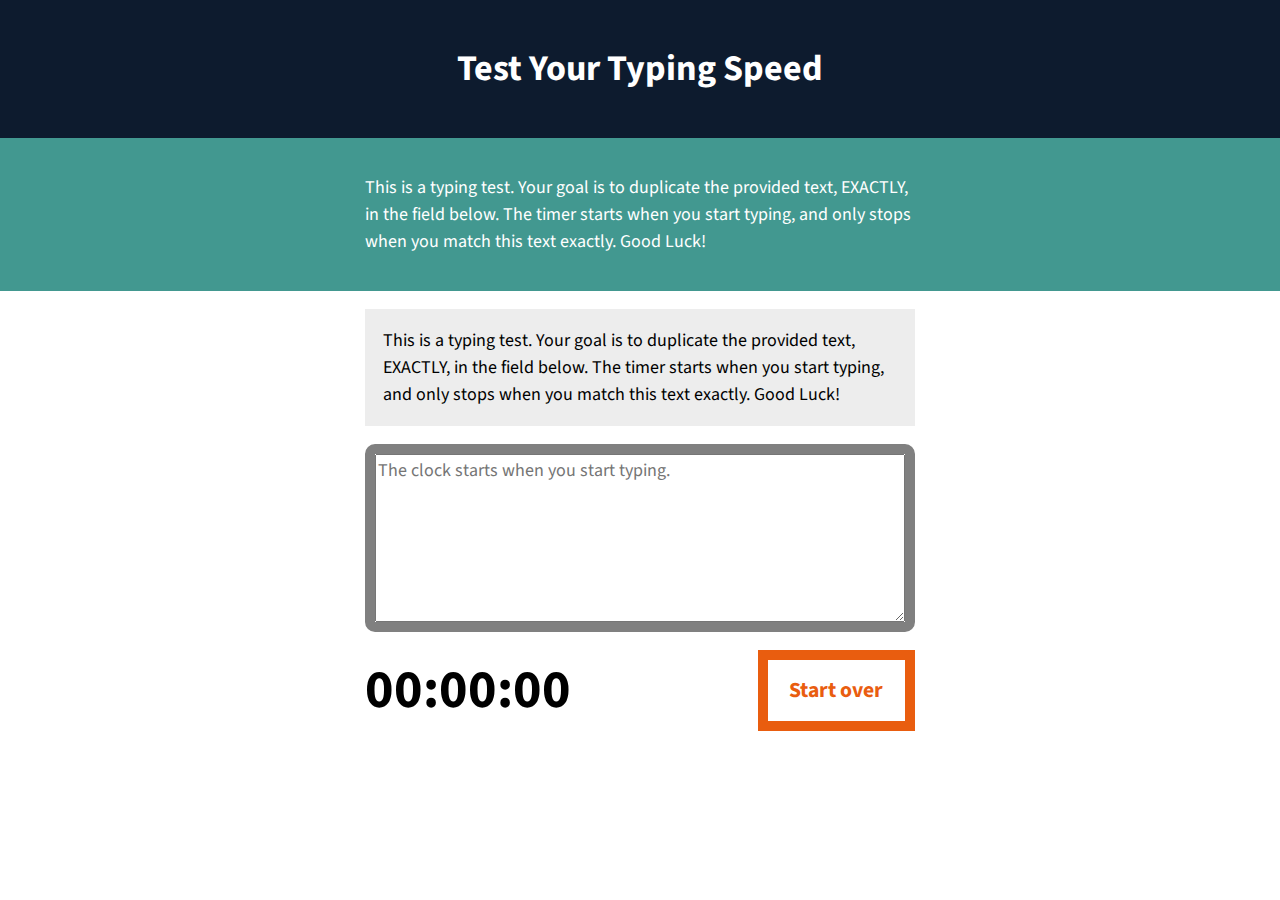
<file: 08_02/index.html>
<!DOCTYPE html>
<html lang="en-US">

<head>
    <meta charset="UTF-8">
    <meta name="viewport" content="width=device-width, initial-scale=1">
    <title>JS Typing Speed Test</title>
    <script src="script.js" async></script>
    <link rel="stylesheet" href="//fonts.googleapis.com/css?family=Source+Sans+Pro:400,400i,700,700i,900,900i" type="text/css" media="all">
    <link rel="stylesheet" href="style.css">
</head>

<body>
    <header class="masthead">
        <h1>Test Your Typing Speed</h1>
    </header>
    <main class="main">
        <article class="intro">
            <p>This is a typing test. Your goal is to duplicate the provided text, EXACTLY, in the field below. The timer starts when you start typing, and only stops when you match this text exactly. Good Luck!</p>
        </article><!-- .intro -->
        <section class="test-area">
            <div id="origin-text">
                <p>This is a typing test. Your goal is to duplicate the provided text, EXACTLY, in the field below. The timer starts when you start typing, and only stops when you match this text exactly. Good Luck!</p>
            </div><!-- #origin-text -->

            <div class="test-wrapper">
                <textarea id="test-area" name="textarea" rows="6" placeholder="The clock starts when you start typing."></textarea>
            </div><!-- .test-wrapper -->

            <div class="meta">
                <section id="clock">
                    <div class="timer">00:00:00</div>
                </section>

                <button id="reset">Start over</button>
            </div><!-- .meta -->
        </section><!-- .test-area -->
    </main>

</body>

</html>
</file>
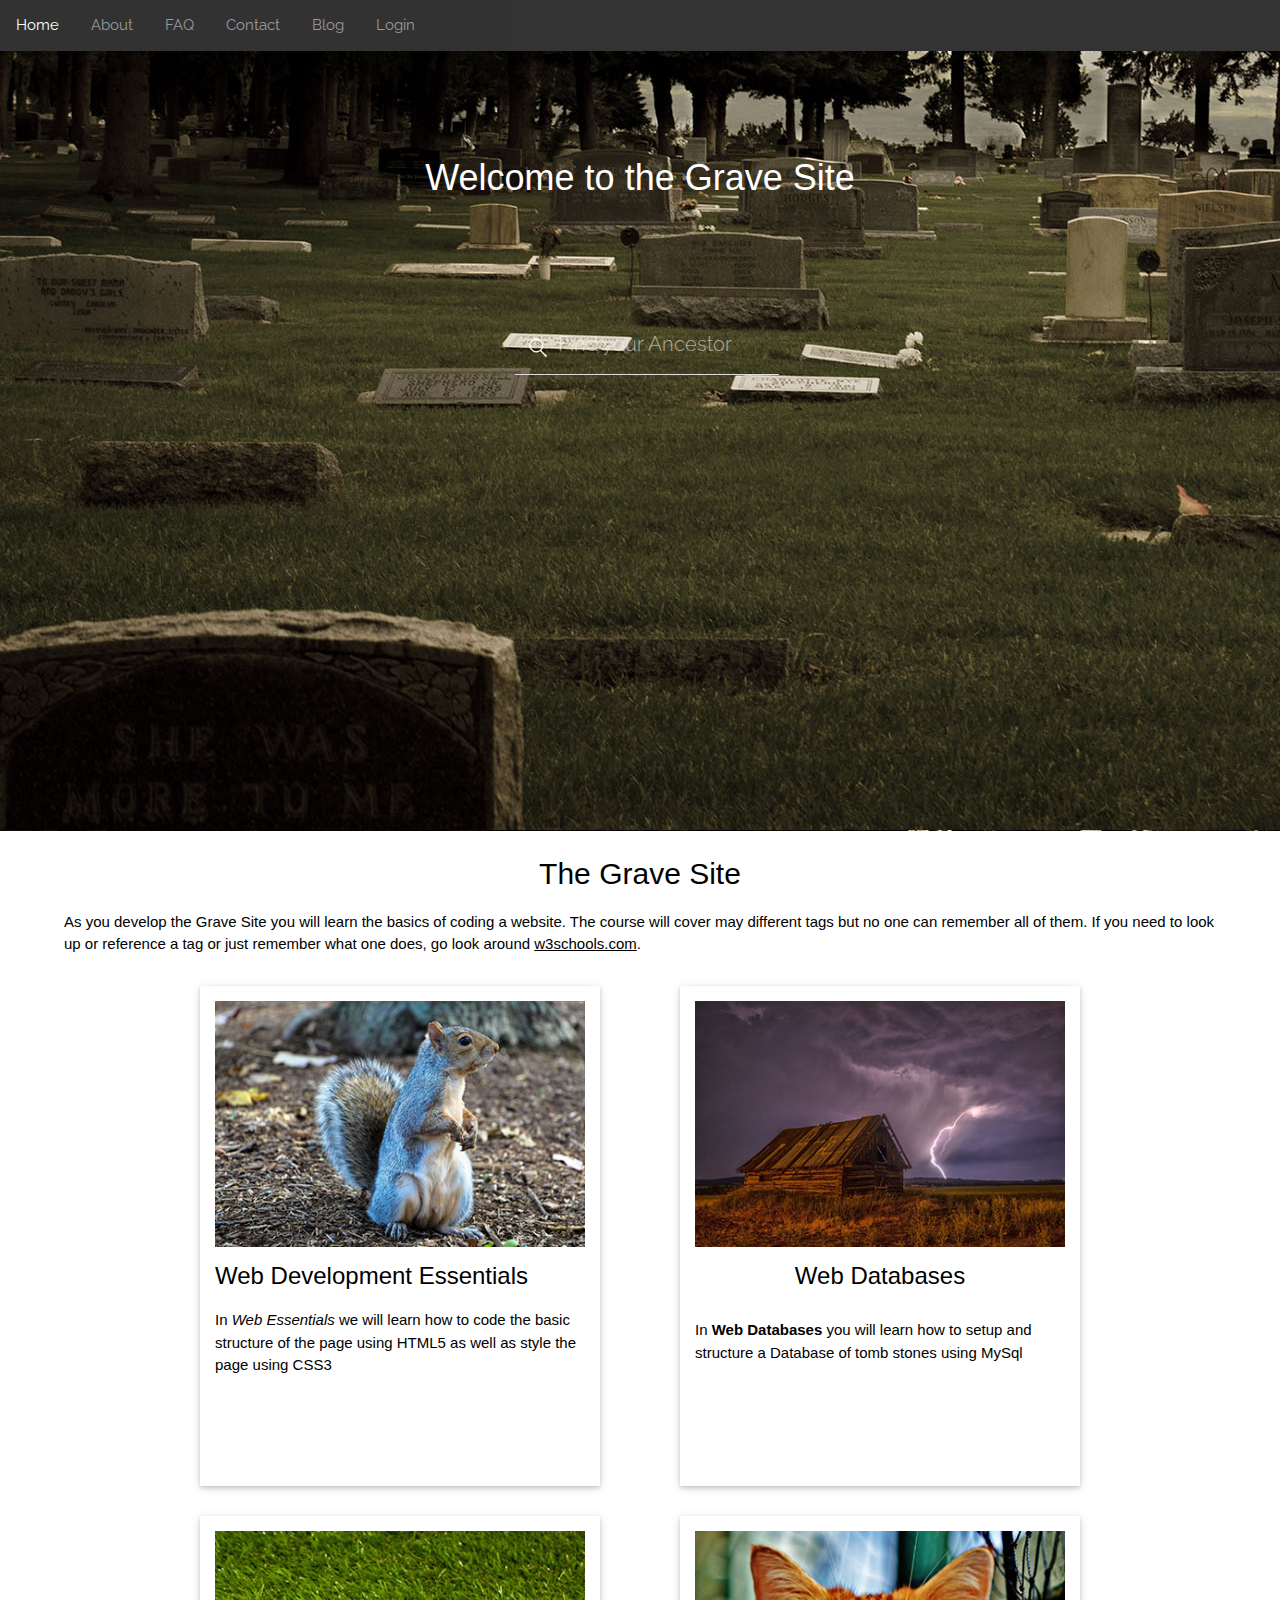
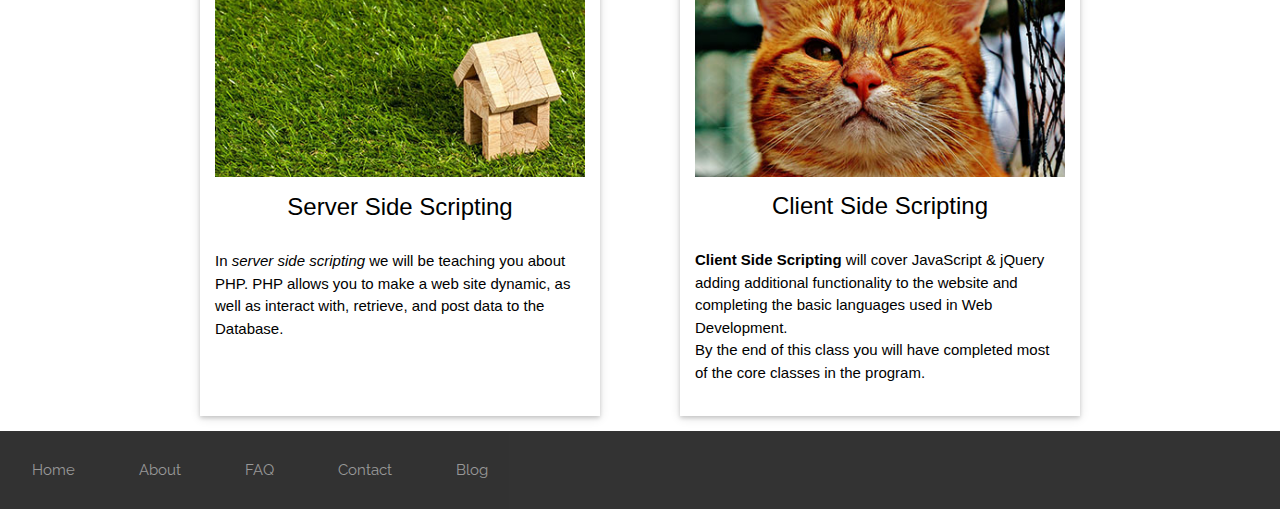
<file: Final/index.html>
<!DOCTYPE html>
<html lang="en">
    <head>
        <meta charset="utf-8">
        <meta name="description" content="">
        <meta name="author" content="Tyler Moore">
        <title>The Grave Site</title>
        <link href='https://fonts.googleapis.com/css?family=Raleway' rel='stylesheet' type='text/css'>
        <link href="css/styles.css" rel="stylesheet" type="text/css">
        <link href="css/normalize.css" rel="stylesheet" type="text/css">
        <link href="css/w3.css" rel="stylesheet" type="text/css">
        <link rel="shortcut icon" type="image/png" href="img/favicon.ico" />

    </head>
    <body>
	    <header>
            <div class="navbar">
                <nav>
                    <ul>
                        <li><a href="index.html">Home</a></li>
                        <li><a href="about.html">About</a></li>
                        <li><a href="faq.html">FAQ</a></li>
                        <li><a href="contact.html">Contact</a></li>
                        <li><a href="blog.html">Blog</a></li>
                        <li><a href="#openModal">Login</a></li>
                    </ul>
			     </nav>
                <div id="openModal" class="modalDialog">
                    <div><a href="#close" title="Close" class="close">X</a>
                        <!---content for Modal --->
                        <div class="login">
                            <h2>Sign in</h2>
                            <form>
                                <input type="email" name="email" placeholder="Email">
                                <input type="password" name="password" placeholder="Password">
                                <input type="button" value="Login">
                            </form>
                        </div><!--- end login --->
                    </div><!--- end close --->
                </div><!--- end openModal --->
            </div> <!--- end navbar --->
	    </header>

	    <!--  =========== Hero ============= -->

		<section id="hero">
	        <h1>Welcome to the Grave Site</h1>
	       <div class="search">
		        <form action="index.html">
		    		<input type="search" name="ancestor_search" placeholder="Find your Ancestor">
		        </form>
          </div><!--- end search --->
	    </section><!--- end hero --->

        <!--  ============ discription ========== -->

        <section id="description">
	        <h2>The Grave Site</h2>
	        <p>As you develop the Grave Site you will learn the basics of coding a website.  The course will cover may different tags but no one can remember all of them.  If you need to look up or reference a tag or just remember what one does, go look around <a href="http://www.w3schools.com/">w3schools.com</a>.</p>
        </section><!-- end discription -->

        <!-- ============== classes ===============-->

        <section id="classes">

        	<div class="w3-row">
                <div class="w3-half">
                    <div class="w3-card-2">
                        <div id="essentials">
                            <img src="img/squirrel.jpg" alt="squirrel">
                            <h3>Web Development Essentials</h3>
                            <p>In <em>Web Essentials</em> we will learn how to code the basic structure of the page using HTML5 as well as style the page using CSS3</p>
                        </div><!-- end essentials -->
                    </div><!-- end card 2 -->
                </div><!-- end half -->

                <div class="w3-half">
                    <div class="w3-card-2">
                        <div id="databases">
                            <img src="img/barn.jpg" alt="barn">
                            <div class="w3-container w3-center">
                                <h3>Web Databases</h3>
                            </div><!-- end center -->
                            <p>In <strong>Web Databases</strong> you will learn how to setup and structure a Database of tomb stones using MySql</p>
                        </div><!-- end databases -->
                    </div><!-- end card -->
				</div><!-- end half-->
	         </div><!-- end row -->

        	<div class="w3-row">
		        	<div class="w3-half">
		        		<div class="w3-card-2">
				        	<div id="server">
					        	<img src="img/home.jpg" alt="home">
								<div class="w3-container w3-center">
									<h3>Server Side Scripting</h3>
								</div><!-- end center -->
								<p>In <i>server side scripting</i> we will be teaching you about PHP.  PHP allows you to make a web site dynamic, as well as interact with, retrieve, and post data to the Database. </p>
				        	</div><!-- end server -->
		        		</div><!-- end w3-card-2 -->
		        	</div><!-- end w3-half -->

		        <div class="w3-half">
			    	<div class="w3-card-2">

			        	<div id="client">
				        	<img src="img/cat.jpg" alt="cat">
				        	<div class="w3-container w3-center">
								<h3>Client Side Scripting</h3>
				        	</div><!-- end center -->
							<p><b>Client Side Scripting</b> will cover JavaScript &amp; jQuery adding additional functionality to the website and completing the basic languages used in Web Development.  <br>By the end of this class you will have completed most of the core classes in the program.</p>
				        </div><!-- end client -->
        			</div><!-- end we-card-2-->
		        </div><!-- end w3-half -->
			</div><!-- end w3-row -->
        </section><!-- end classes -->
		<footer>
			<nav>
				<ul>
					<li><a href="index.html">Home</a></li>
					<li><a href="about.html">About</a></li>
					<li><a href="faq.html">FAQ</a></li>
					<li><a href="contact.html">Contact</a></li>
					<li><a href="blog.html">Blog</a></li>
				</ul>
			</nav>
		</footer>

    </body>
</html>
</file>
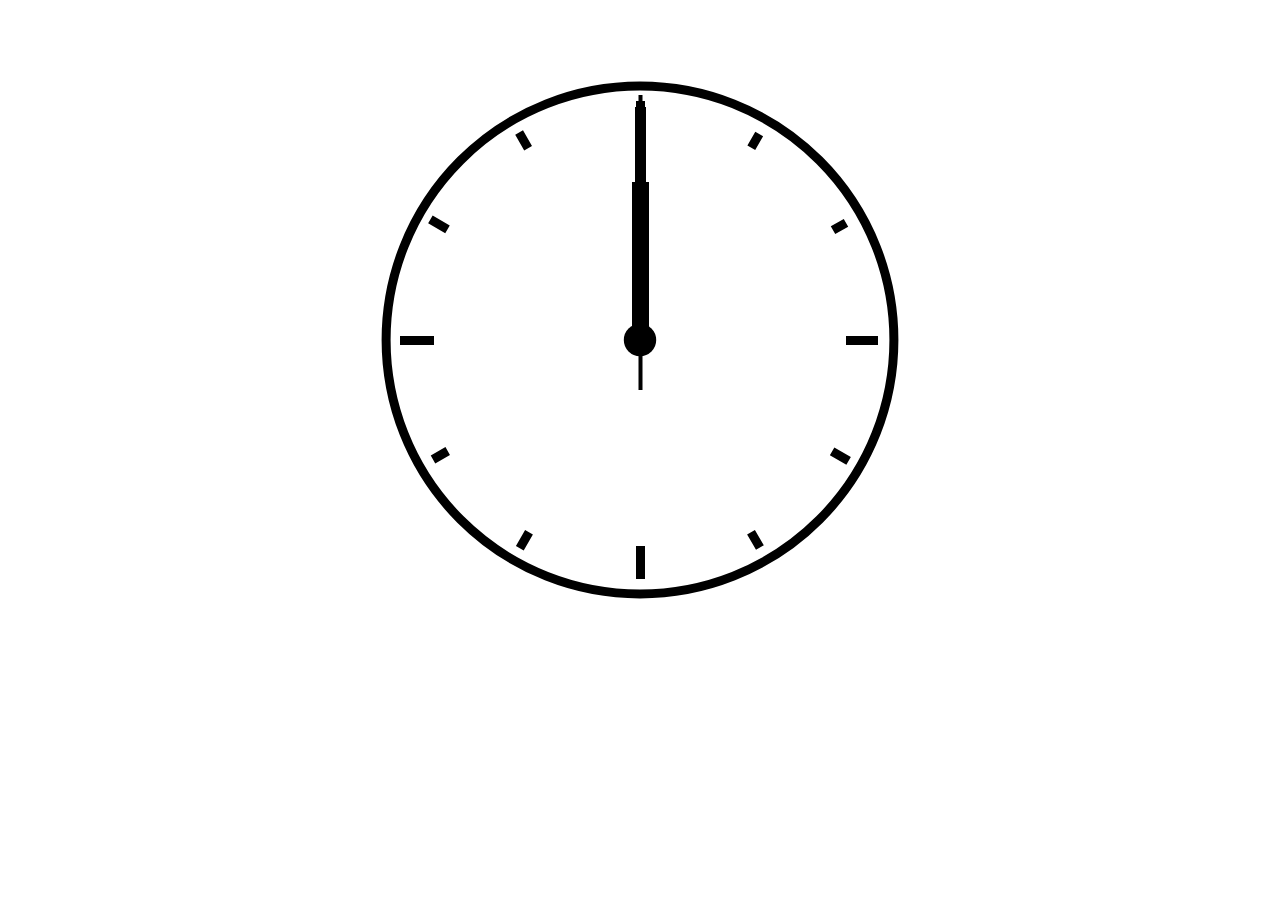
<file: tools/clock/index.html>
<!DOCTYPE html>
<html lang="en-US">

<head>
    <meta charset="UTF-8">
    <meta name="viewport" content="width=device-width, initial-scale=1">
    <title>A Digital Analog Clock</title>
    <link rel="stylesheet" href="style.css" type="text/css" media="all">
    <script src="script.js" defer></script>
</head>

<body>
<main class="main">
    <div class="clockbox">
        <svg id="clock" xmlns="http://www.w3.org/2000/svg" width="600" height="600" viewBox="0 0 600 600">
            <g id="face">
                <circle class="circle" cx="300" cy="300" r="253.9"/>
                <path class="hour-marks" d="M300.5 94V61M506 300.5h32M300.5 506v33M94 300.5H60M411.3 107.8l7.9-13.8M493 190.2l13-7.4M492.1 411.4l16.5 9.5M411 492.3l8.9 15.3M189 492.3l-9.2 15.9M107.7 411L93 419.5M107.5 189.3l-17.1-9.9M188.1 108.2l-9-15.6"/>
                <circle class="mid-circle" cx="300" cy="300" r="16.2"/>
            </g>
            <g id="hour">
                <path class="hour-arm" d="M300.5 298V142"/>
                <circle class="sizing-box" cx="300" cy="300" r="253.9"/>
            </g>
            <g id="minute">
                <path class="minute-arm" d="M300.5 298V67"/>
                <circle class="sizing-box" cx="300" cy="300" r="253.9"/>
            </g>
            <g id="second">
                <path class="second-arm" d="M300.5 350V55"/>
                <circle class="sizing-box" cx="300" cy="300" r="253.9"/>
            </g>
        </svg>
    </div><!-- .clockbox -->
</main>

</body>

</html>
</file>
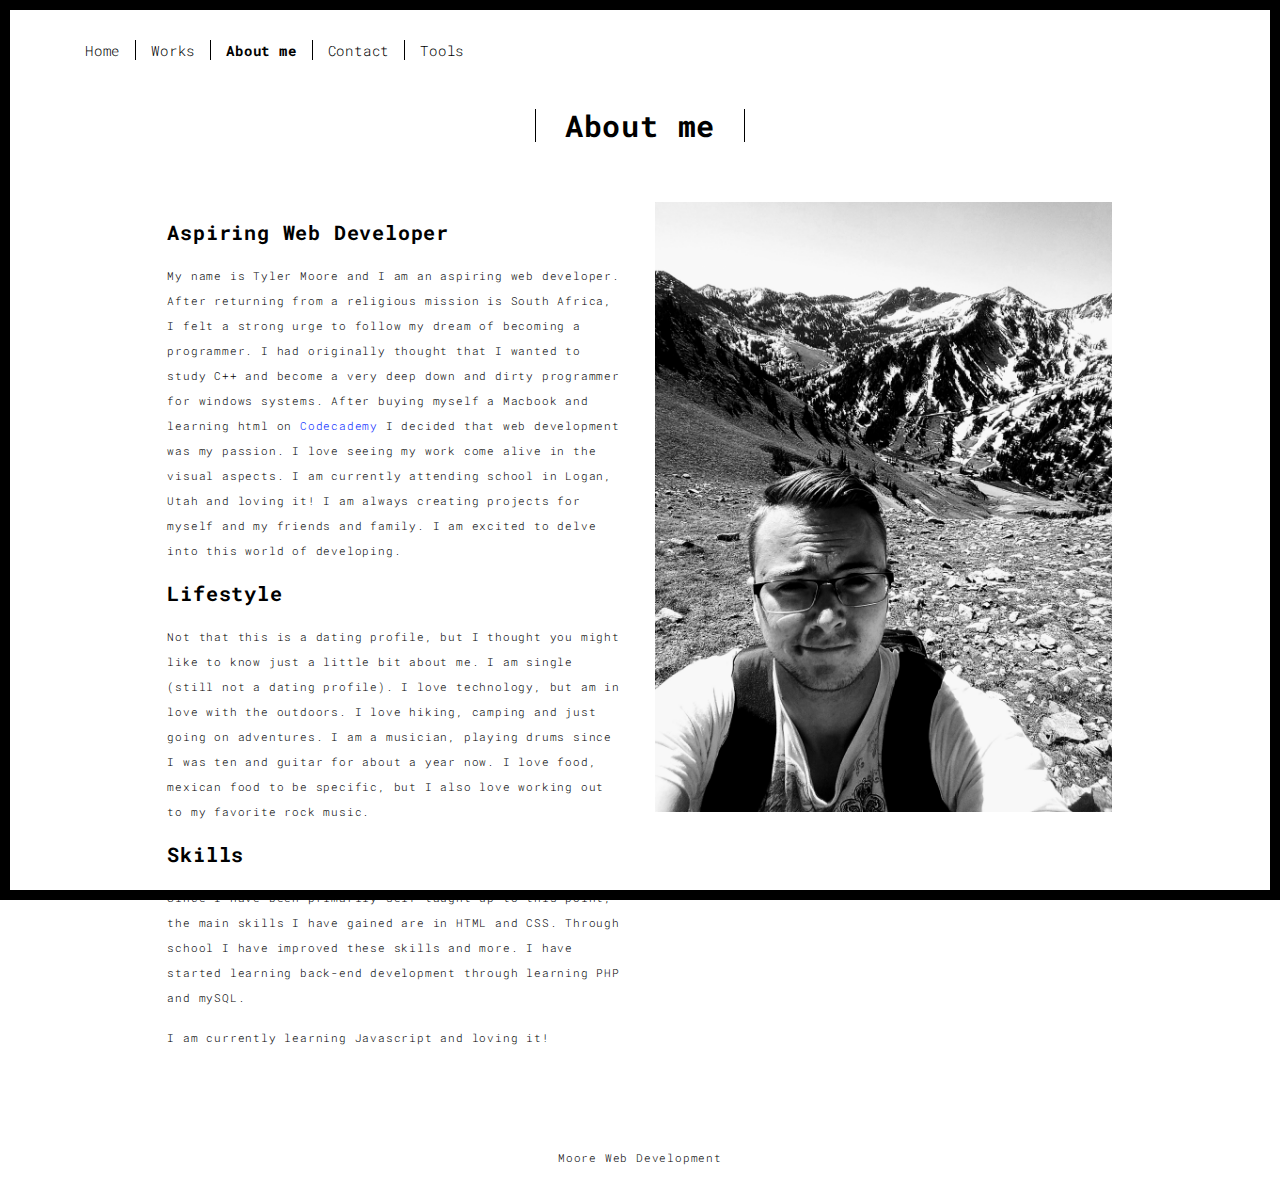
<file: about.html>
<!DOCTYPE html>
<html lang="en">

<head>
  <meta charset="UTF-8">
  <meta content="IE=edge" http-equiv="X-UA-Compatible">
  <meta content="width=device-width,initial-scale=1" name="viewport">
  <meta content="About me" name="description">
  <meta name="google" content="notranslate" />
  <meta content="Tyler Moore" name="author">

  <!-- Disable tap highlight on IE -->
  <meta name="msapplication-tap-highlight" content="no">

  <link rel="apple-touch-icon" sizes="180x180" href="./assets/apple-icon-180x180.png">
  <link href="./assets/favicon.ico" rel="icon">

  <title>About</title>

<link href="./main.3f6952e4.css" rel="stylesheet">
<link rel="icon"
    type="image/png"
    href="img/favicon.ico">
</head>

<body class="">
<div id="site-border-left"></div>
<div id="site-border-right"></div>
<div id="site-border-top"></div>
<div id="site-border-bottom"></div>
 <!--- Header --->
<header>
  <nav class="navbar  navbar-fixed-top navbar-default">
    <div class="container">
        <button type="button" class="navbar-toggle collapsed" data-toggle="collapse" data-target="#navbar-collapse" aria-expanded="false">
          <span class="sr-only">Toggle navigation</span>
          <span class="icon-bar"></span>
          <span class="icon-bar"></span>
          <span class="icon-bar"></span>
        </button>

      <div class="collapse navbar-collapse" id="navbar-collapse">
        <ul class="nav navbar-nav ">
          <li><a href="./index.html" title="">Home</a></li>
          <li><a href="./works.html" title="">Works</a></li>
          <li><a href="./about.html" title="">About me</a></li>
          <li><a href="./contact.php" title="">Contact</a></li>
          <li><a href="./work.html" title="">Tools</a></li>
        </ul>


      </div>
    </div>
  </nav>
</header>

<div class="section-container">
    <div class="container">
      <div class="row">
        <div class="col-xs-12">
          <div class="section-container-spacer text-center">
            <h1 class="h2">About me</h1>
          </div>

          <div class="row">
            <div class="col-md-10 col-md-offset-1">
              <div class="row">
                <div class="col-xs-12 col-md-6">
                  <h3>Aspiring Web Developer</h3>
                  <p>My name is Tyler Moore and I am an aspiring web developer. After returning from a religious mission is South Africa, I felt a strong urge to
                  follow my dream of becoming a programmer. I had originally thought that I wanted to study C++ and become a very deep down and dirty programmer
                  for windows systems. After buying myself a Macbook and learning html on <a href="https://www.codecademy.com/catalog/subject/all">Codecademy</a> I decided
                  that web development was my passion. I love seeing my work come alive in the visual aspects. I am currently attending school in Logan, Utah and loving it!
                  I am always creating projects for myself and my friends and family. I am excited to delve into this world of developing.</p>
                  <h3>Lifestyle</h3>
                  <p>Not that this is a dating profile, but I thought you might like to know just a little bit about me. I am single (still not a dating profile). I love technology, but am in love with the outdoors.
                  I love hiking, camping and just going on adventures. I am a musician, playing drums since I was ten and guitar for about a year now. I love food, mexican food to be specific,
                  but I also love working out to my favorite rock music.
                  <h3>Skills</h3>
                  <p>Since I have been primarily self-taught up to this point, the main skills I have gained are in HTML and CSS. Through school I have improved these skills and more. I have started learning back-end development through learning PHP and mySQL.
                  </p>
                  <p>
                    I am currently learning Javascript and loving it!
                  </p>
                </div>
                <div class="col-xs-12 col-md-6">
                  <img src="../img/black.jpg" class="img-responsive" alt="">
                </div>
              </div>
            </div>
          </div>


       </div>
      </div>
    </div>
  </div>


<footer class="footer-container text-center">
  <div class="container">
    <div class="row">
      <div class="col-xs-12">
        <p>Moore Web Development</p>
      </div>
    </div>
  </div>
</footer>

<script>
  document.addEventListener("DOMContentLoaded", function (event) {
     navActivePage();
  });
</script>

<!-- Google Analytics: change UA-XXXXX-X to be your site's ID

<script>
  (function (i, s, o, g, r, a, m) {
    i['GoogleAnalyticsObject'] = r; i[r] = i[r] || function () {
      (i[r].q = i[r].q || []).push(arguments)
    }, i[r].l = 1 * new Date(); a = s.createElement(o),
      m = s.getElementsByTagName(o)[0]; a.async = 1; a.src = g; m.parentNode.insertBefore(a, m)
  })(window, document, 'script', '//www.google-analytics.com/analytics.js', 'ga');
  ga('create', 'UA-XXXXX-X', 'auto');
  ga('send', 'pageview');
</script>

--> <script type="text/javascript" src="./main.70a66962.js"></script></body>

</html>
</file>
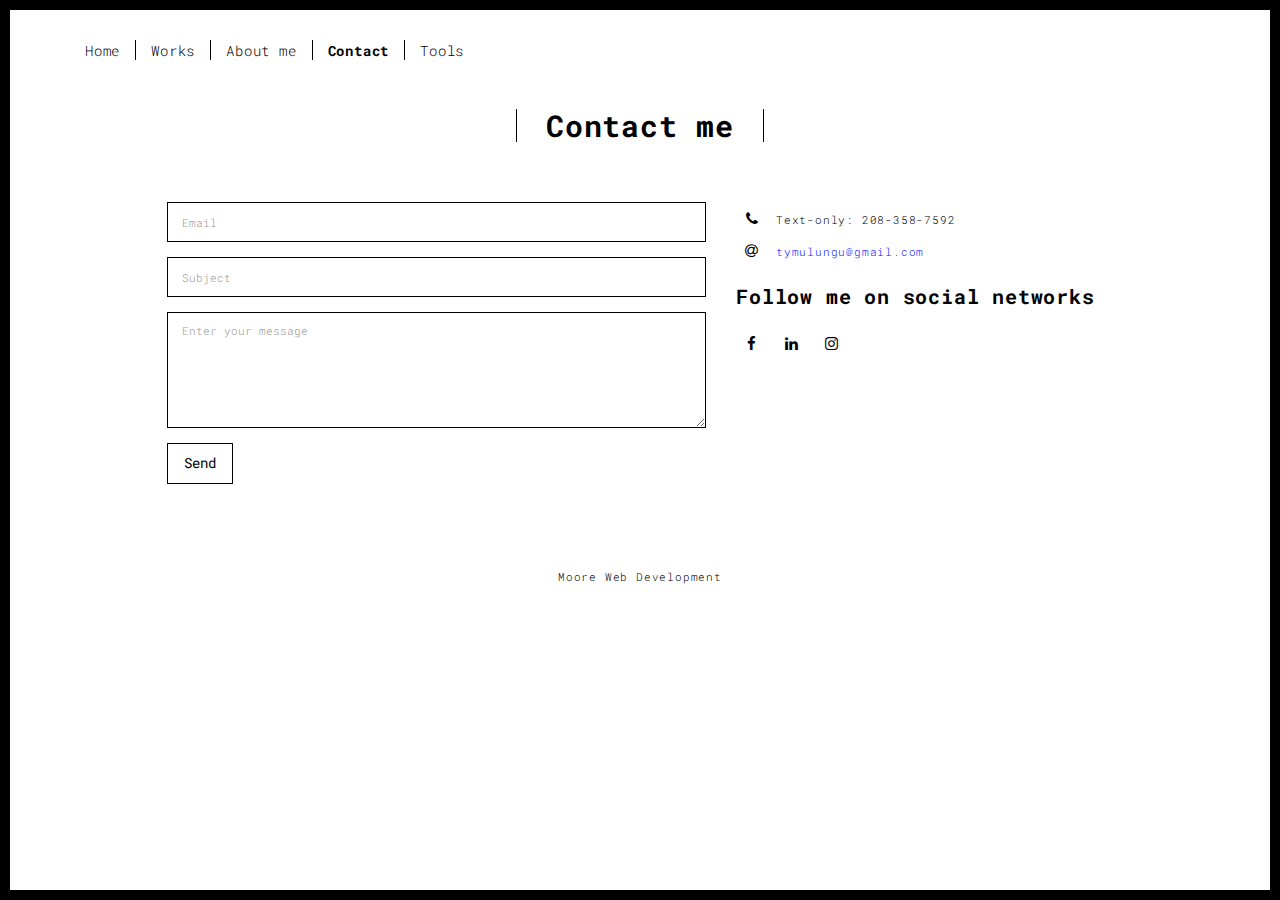
<file: contact.html>
<!DOCTYPE html>
<html lang="en">

<head>
  <meta charset="UTF-8">
  <meta content="IE=edge" http-equiv="X-UA-Compatible">
  <meta content="width=device-width,initial-scale=1" name="viewport">
  <meta content="Contact me" name="description">
  <meta name="google" content="notranslate" />
  <meta content="Tyler Moore" name="author">

  <!-- Disable tap highlight on IE -->
  <meta name="msapplication-tap-highlight" content="no">

  <link rel="apple-touch-icon" sizes="180x180" href="./assets/apple-icon-180x180.png">
  <link href="./assets/favicon.ico" rel="icon">

  <title>Contact</title>

<link href="./main.3f6952e4.css" rel="stylesheet">
<link rel="icon"
    type="image/png"
    href="img/favicon.ico">
</head>

<body class="">
<div id="site-border-left"></div>
<div id="site-border-right"></div>
<div id="site-border-top"></div>
<div id="site-border-bottom"></div>
 <!-- header -->
<header>
  <nav class="navbar  navbar-fixed-top navbar-default">
    <div class="container">
        <button type="button" class="navbar-toggle collapsed" data-toggle="collapse" data-target="#navbar-collapse" aria-expanded="false">
          <span class="sr-only">Toggle navigation</span>
          <span class="icon-bar"></span>
          <span class="icon-bar"></span>
          <span class="icon-bar"></span>
        </button>

      <div class="collapse navbar-collapse" id="navbar-collapse">
        <ul class="nav navbar-nav ">
          <li><a href="./index.html" title="">Home</a></li>
          <li><a href="./works.html" title="">Works</a></li>
          <li><a href="./about.html" title="">About me</a></li>
          <li><a href="./contact.html" title="">Contact</a></li>
          <li><a href="./work.html" title="">Tools</a></li>
        </ul>


      </div>
    </div>
  </nav>
</header>

<div class="section-container">
    <div class="container">
      <div class="row">
        <div class="col-xs-12">
          <div class="section-container-spacer text-center">
            <h1 class="h2">Contact me</h1>
          </div>

          <div class="row">
            <div class="col-md-10 col-md-offset-1">
               <form action="" class="reveal-content">
                  <div class="row">
                    <div class="col-md-7">
                      <div class="form-group">
                        <input type="email" class="form-control" id="email" placeholder="Email">
                      </div>
                      <div class="form-group">
                        <input type="text" class="form-control" id="subject" placeholder="Subject">
                      </div>
                      <div class="form-group">
                        <textarea class="form-control" rows="5" placeholder="Enter your message"></textarea>
                      </div>
                      <button type="submit" class="btn btn-default btn-lg">Send</button>
                    </div>
                    <div class="col-md-5 address-container">
                      <ul class="list-unstyled">
                        <li>
                          <span class="fa-icon">
                            <i class="fa fa-phone" aria-hidden="true"></i>
                          </span>
                          Text-only: 208-358-7592
                        </li>
                        <li>
                          <span class="fa-icon">
                            <i class="fa fa-at" aria-hidden="true"></i>
                          </span><a <a href="mailto:someone@example.com?Subject=Hey%20Ty" target="_top"> tymulungu@gmail.com</a>

                        </li>

                      </ul>
                      <h3>Follow me on social networks</h3>
                      <a href="https://www.facebook.com/tymulungu" title="" class="fa-icon" target="_blank">
                        <i class="fa fa-facebook"></i>
                      </a>
                      <a href="https://www.linkedin.com/in/tyler-moore-744916153/" title="" class="fa-icon" target="blank">
                        <i class="fa fa-linkedin"></i>
                      </a>
                      <a href="https://www.instagram.com/c3vetteguy/" title="" class="fa-icon" target="blank">
                        <i class="fa fa-instagram"></i>
                      </a>
                    </div>
                  </div>
                </form>
            </div>

          </div>

       </div>
      </div>
    </div>
  </div>


<footer class="footer-container text-center">
  <div class="container">
    <div class="row">
      <div class="col-xs-12">
        <p>Moore Web Development</p>
      </div>
    </div>
  </div>
</footer>

<script>
  document.addEventListener("DOMContentLoaded", function (event) {
     navActivePage();
  });
</script>

<!-- Google Analytics: change UA-XXXXX-X to be your site's ID

<script>
  (function (i, s, o, g, r, a, m) {
    i['GoogleAnalyticsObject'] = r; i[r] = i[r] || function () {
      (i[r].q = i[r].q || []).push(arguments)
    }, i[r].l = 1 * new Date(); a = s.createElement(o),
      m = s.getElementsByTagName(o)[0]; a.async = 1; a.src = g; m.parentNode.insertBefore(a, m)
  })(window, document, 'script', '//www.google-analytics.com/analytics.js', 'ga');
  ga('create', 'UA-XXXXX-X', 'auto');
  ga('send', 'pageview');
</script>

--> <script type="text/javascript" src="./main.70a66962.js"></script></body>

</html>
</file>
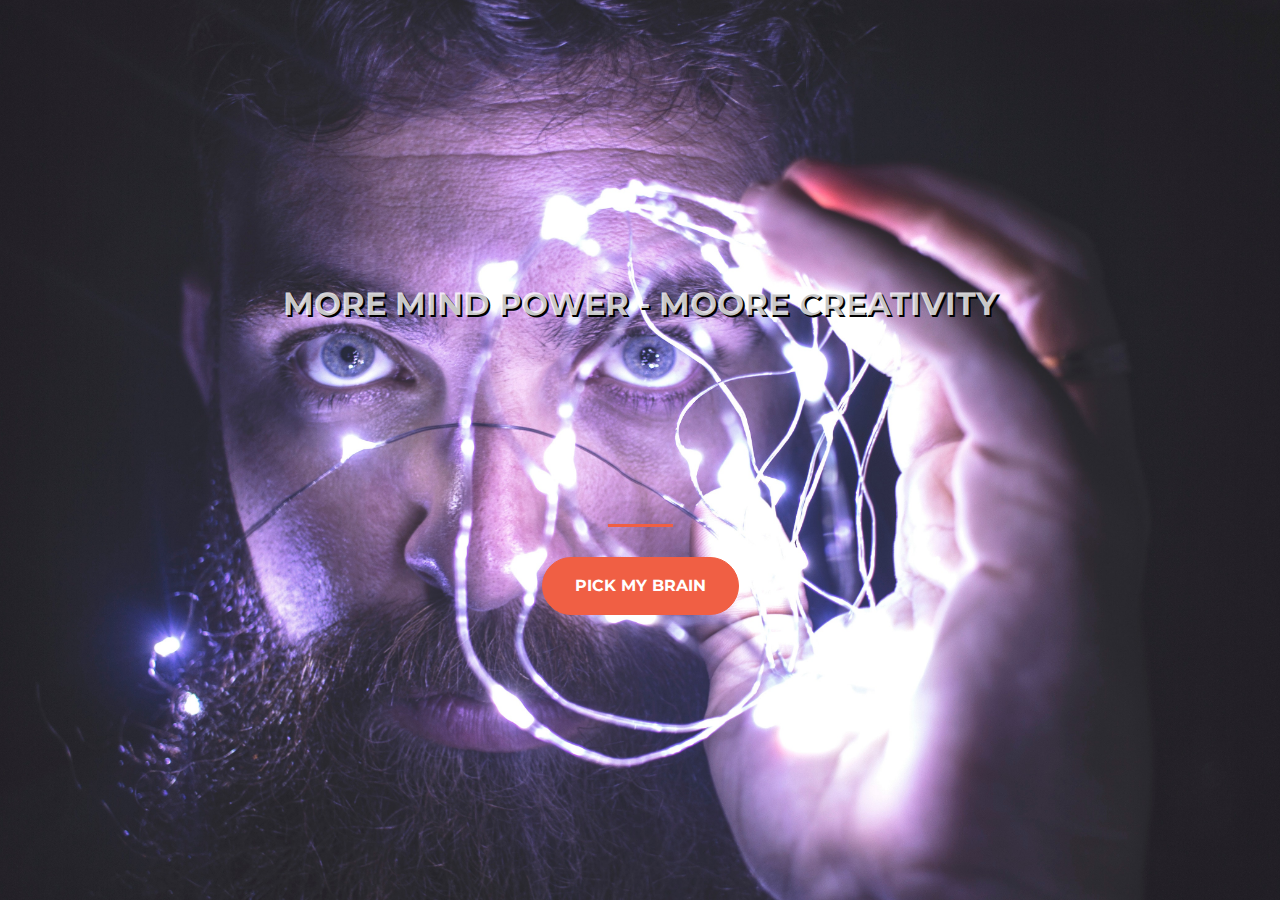
<file: landing.html>
<!DOCTYPE html>
<html>
  <head>
    <title>Startup</title>

    <!-- Google Fonts -->
    <link href="https://fonts.googleapis.com/css?family=Montserrat" rel="stylesheet">

    <!-- Note that the below Bootstrap file is a specific version. If you grab the most
    current from Bootstrap website, you will see the button grow transition being a lot faster
    than in my video. Use whichever style sheet you like best! -->
    <!-- Bootstrap CSS from a CDN. This way you don't have to include the bootstrap file yourself -->
    <link rel="stylesheet" href="https://maxcdn.bootstrapcdn.com/bootstrap/4.0.0/css/bootstrap.min.css" integrity="sha384-Gn5384xqQ1aoWXA+058RXPxPg6fy4IWvTNh0E263XmFcJlSAwiGgFAW/dAiS6JXm" crossorigin="anonymous">

    <!-- My own stylesheet -->
    <link href="css/landing.css" rel="stylesheet">
  </head>
  <body>
    <header class="startup text-center text-white d-flex">
      <div class="container my-auto">
        <div class="row">
          <div class="col-lg-12 my-auto">
            <h1 class="text-uppercase faded">
              <strong>More Mind Power - Moore Creativity</strong>
            </h1>
          
            <hr>
          </div>
          <div class="col-lg-12 my-auto">
            <a href="index.html"><button class="btn btn-primary btn-xl">Pick My Brain</button></a>
          </div>
        </div>
      </div>
    </header>

  </body>

</html>
</file>
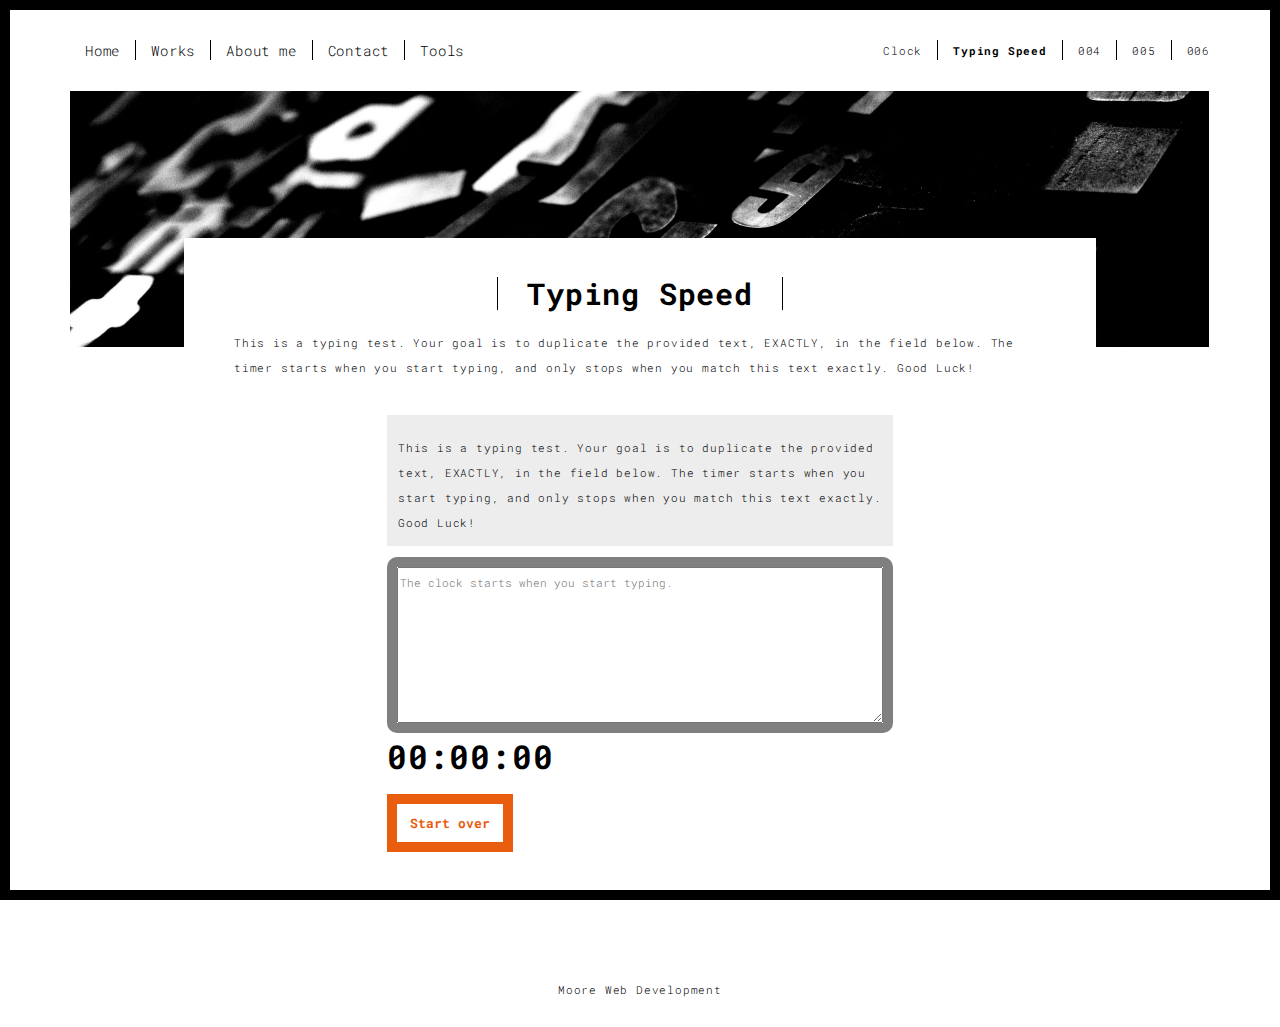
<file: typing_speed.html>
<!DOCTYPE html>
<html lang="en">

<head>
  <meta charset="UTF-8">
  <meta content="IE=edge" http-equiv="X-UA-Compatible">
  <meta content="width=device-width,initial-scale=1" name="viewport">
  <meta content="description" name="description">
  <meta name="google" content="notranslate" />
  <meta content="Mashup templates have been developped by Orson.io team" name="author">
  <script src="./tools/typing_speed/script.js" async></script>
  <link rel="stylesheet" href="//fonts.googleapis.com/css?family=Source+Sans+Pro:400,400i,700,700i,900,900i" type="text/css" media="all">
  <link rel="stylesheet" href="./tools/typing_speed/style.css">

  <!-- Disable tap highlight on IE -->
  <meta name="msapplication-tap-highlight" content="no">

  <link rel="apple-touch-icon" sizes="180x180" href="./assets/apple-icon-180x180.png">
  <link href="./assets/favicon.ico" rel="icon">
  <link rel="stylesheet" href="./tools/clock/style.css" type="text/css" media="all">
  <script src="./tools/clock/script.js" defer></script>

  <title>Tools</title>

<link href="./main.3f6952e4.css" rel="stylesheet"></head>

<body class="">
<div id="site-border-left"></div>
<div id="site-border-right"></div>
<div id="site-border-top"></div>
<div id="site-border-bottom"></div>
<!-- Add your content of header -->
<header>
  <nav class="navbar  navbar-fixed-top navbar-default">
    <div class="container">
        <button type="button" class="navbar-toggle collapsed" data-toggle="collapse" data-target="#navbar-collapse" aria-expanded="false">
          <span class="sr-only">Toggle navigation</span>
          <span class="icon-bar"></span>
          <span class="icon-bar"></span>
          <span class="icon-bar"></span>
        </button>

      <div class="collapse navbar-collapse" id="navbar-collapse">
        <ul class="nav navbar-nav ">
          <li><a href="./index.html" title="">Home</a></li>
          <li><a href="./works.html" title="">Works</a></li>
          <li><a href="./about.html" title="">About me</a></li>
          <li><a href="./contact.php" title="">Contact</a></li>
          <li><a href="./work.html" title="">Tools</a></li>
        </ul>


          <ul class="nav navbar-nav navbar-right navbar-small ">

            <li><a href="./work.html" title="" >Clock</a></li>
            <li><a href="./typing_speed.html" title="" class="active">Typing Speed</a></li>
            <li><a href="./index.html" title="">004</a></li>
            <li><a href="./index.html" title="">005</a></li>
            <li><a href="./index.html" title="">006</a></li>
          </ul>


      </div>
    </div>
  </nav>
</header>
<div class="section-container">
  <div class="container">
    <div class="row">
      <div class="col-xs-12">
        <img src="./assets/images/work001-01.jpg" class="img-responsive" alt="">
        <div class="card-container">
          <div class="text-center">
            <h1 class="h2">Typing Speed</h1>
          </div>
          <p>This is a typing test. Your goal is to duplicate the provided text, EXACTLY, in the field below. The timer starts when you start typing, and only stops when you match this text exactly. Good Luck!</p>

          <!-- <blockquote>
            <p></p>
            <small class="pull-right"></small>
          </blockquote> -->
        </div>
      </div>



      <!-- <main class="main"> -->
          <!-- <article class="intro">
              <p>This is a typing test. Your goal is to duplicate the provided text, EXACTLY, in the field below. The timer starts when you start typing, and only stops when you match this text exactly. Good Luck!</p>
          </article><!-- .intro -->
          <section class="test-area">
              <div id="origin-text">
                  <p>This is a typing test. Your goal is to duplicate the provided text, EXACTLY, in the field below. The timer starts when you start typing, and only stops when you match this text exactly. Good Luck!</p>
              </div><!-- #origin-text -->

              <div class="test-wrapper">
                  <textarea id="test-area" name="textarea" rows="6" placeholder="The clock starts when you start typing."></textarea>
              </div><!-- .test-wrapper -->

              <div class="meta">
                  <section id="clock">
                      <div class="timer">00:00:00</div>
                  </section>
                  <br  />
                  <br />

                  <button id="reset">Start over</button>
              </div><!-- .meta -->
          </section><!-- .test-area -->
      <!-- </main> -->
      <div class="col-xs-12">

      </div>

    </div>
  </div>
</div>


<footer class="footer-container text-center">
  <div class="container">
    <div class="row">
      <div class="col-xs-12">
        <p>Moore Web Development</p>
    </div>
  </div>
</footer>

<script>
  document.addEventListener("DOMContentLoaded", function (event) {
     navActivePage();
  });
</script>

<!-- Google Analytics: change UA-XXXXX-X to be your site's ID

<script>
  (function (i, s, o, g, r, a, m) {
    i['GoogleAnalyticsObject'] = r; i[r] = i[r] || function () {
      (i[r].q = i[r].q || []).push(arguments)
    }, i[r].l = 1 * new Date(); a = s.createElement(o),
      m = s.getElementsByTagName(o)[0]; a.async = 1; a.src = g; m.parentNode.insertBefore(a, m)
  })(window, document, 'script', '//www.google-analytics.com/analytics.js', 'ga');
  ga('create', 'UA-XXXXX-X', 'auto');
  ga('send', 'pageview');
</script>

--> <script type="text/javascript" src="./main.70a66962.js"></script></body>

</html>
</file>
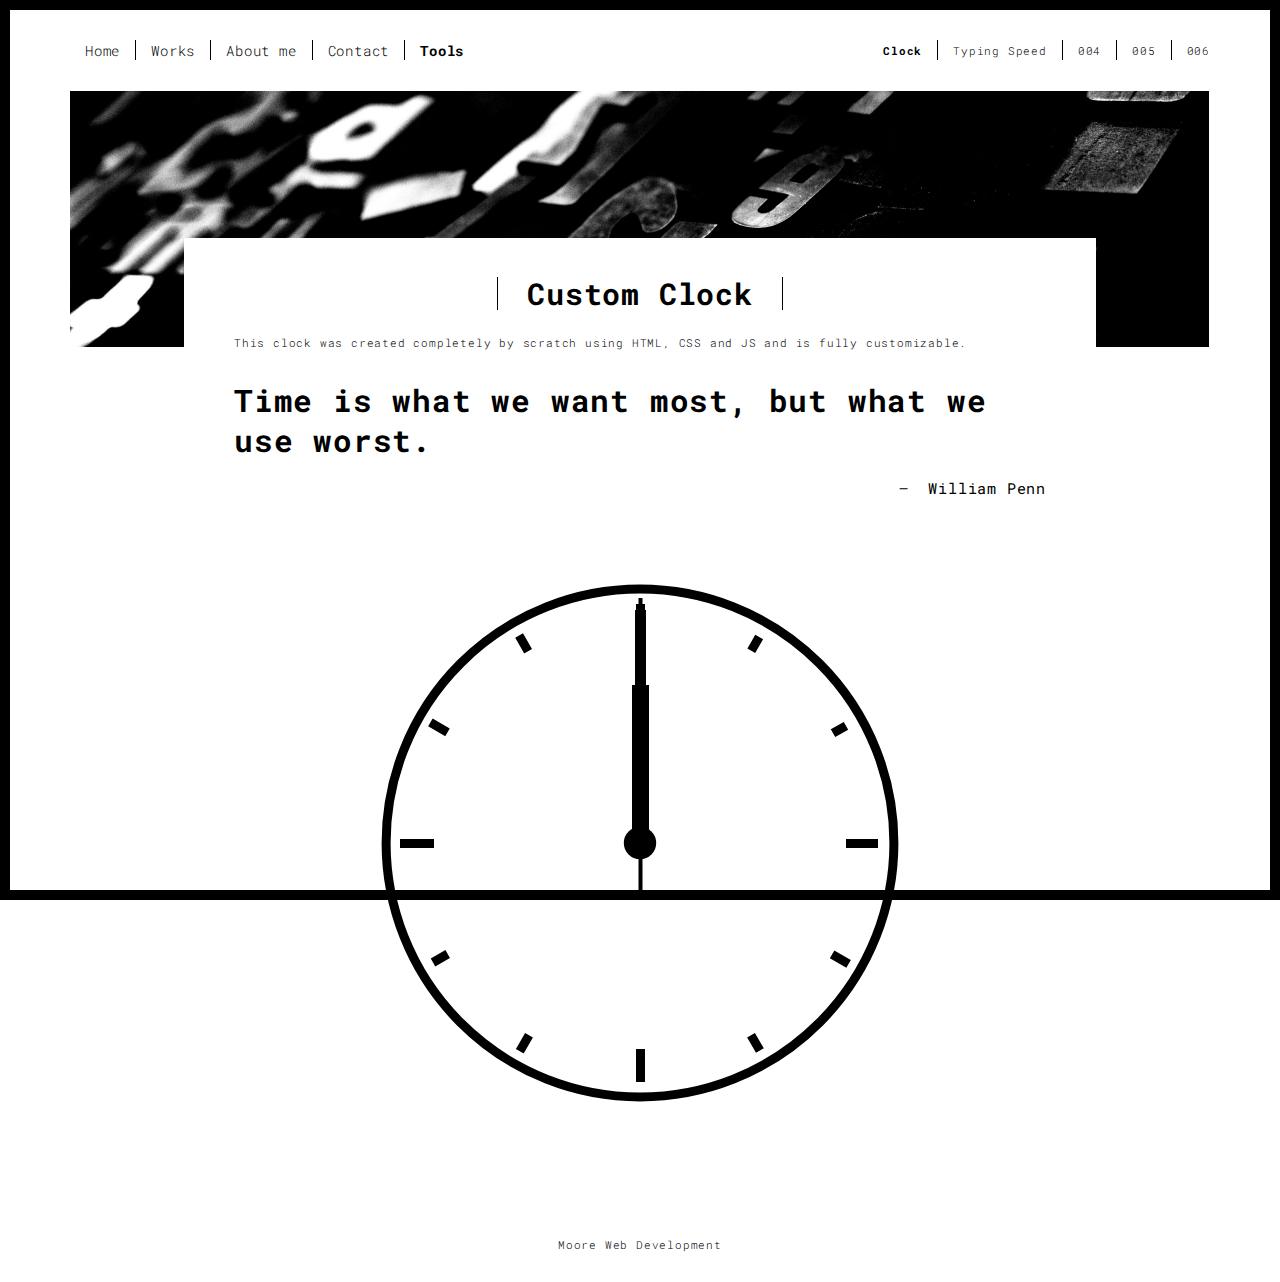
<file: work.html>
<!DOCTYPE html>
<html lang="en">

<head>
  <meta charset="UTF-8">
  <meta content="IE=edge" http-equiv="X-UA-Compatible">
  <meta content="width=device-width,initial-scale=1" name="viewport">
  <meta content="description" name="description">
  <meta name="google" content="notranslate" />
  <meta content="Mashup templates have been developped by Orson.io team" name="author">

  <!-- Disable tap highlight on IE -->
  <meta name="msapplication-tap-highlight" content="no">

  <link rel="apple-touch-icon" sizes="180x180" href="./assets/apple-icon-180x180.png">
  <link href="./assets/favicon.ico" rel="icon">
  <link rel="stylesheet" href="./tools/clock/style.css" type="text/css" media="all">
  <script src="./tools/clock/script.js" defer></script>

  <title>Tools</title>

<link href="./main.3f6952e4.css" rel="stylesheet"></head>

<body class="">
<div id="site-border-left"></div>
<div id="site-border-right"></div>
<div id="site-border-top"></div>
<div id="site-border-bottom"></div>
<!-- Add your content of header -->
<header>
  <nav class="navbar  navbar-fixed-top navbar-default">
    <div class="container">
        <button type="button" class="navbar-toggle collapsed" data-toggle="collapse" data-target="#navbar-collapse" aria-expanded="false">
          <span class="sr-only">Toggle navigation</span>
          <span class="icon-bar"></span>
          <span class="icon-bar"></span>
          <span class="icon-bar"></span>
        </button>

      <div class="collapse navbar-collapse" id="navbar-collapse">
        <ul class="nav navbar-nav ">
          <li><a href="./index.html" title="">Home</a></li>
          <li><a href="./works.html" title="">Works</a></li>
          <li><a href="./about.html" title="">About me</a></li>
          <li><a href="./contact.php" title="">Contact</a></li>
          <li><a href="./work.html" title="">Tools</a></li>
        </ul>


          <ul class="nav navbar-nav navbar-right navbar-small ">

            <li><a href="./work.html" title="" class="active">Clock</a></li>
            <li><a href="./typing_speed.html" title="">Typing Speed</a></li>
            <li><a href="./index.html" title="">004</a></li>
            <li><a href="./index.html" title="">005</a></li>
            <li><a href="./index.html" title="">006</a></li>
          </ul>


      </div>
    </div>
  </nav>
</header>
<div class="section-container">
  <div class="container">
    <div class="row">
      <div class="col-xs-12">
        <img src="./assets/images/work001-01.jpg" class="img-responsive" alt="">
        <div class="card-container">
          <div class="text-center">
            <h1 class="h2">Custom Clock</h1>
          </div>
          <p>This clock was created completely by scratch using HTML, CSS and JS and is fully customizable.</p>

          <blockquote>
            <p>Time is what we want most, but what we use worst.</p>
            <small class="pull-right">William Penn</small>
          </blockquote>
        </div>
      </div>



      <div class="clockbox">
          <svg id="clock" xmlns="http://www.w3.org/2000/svg" width="600" height="600" viewBox="0 0 600 600">
              <g id="face">
                  <circle class="circle" cx="300" cy="300" r="253.9"/>
                  <path class="hour-marks" d="M300.5 94V61M506 300.5h32M300.5 506v33M94 300.5H60M411.3 107.8l7.9-13.8M493 190.2l13-7.4M492.1 411.4l16.5 9.5M411 492.3l8.9 15.3M189 492.3l-9.2 15.9M107.7 411L93 419.5M107.5 189.3l-17.1-9.9M188.1 108.2l-9-15.6"/>
                  <circle class="mid-circle" cx="300" cy="300" r="16.2"/>
              </g>
              <g id="hour">
                  <path class="hour-arm" d="M300.5 298V142"/>
                  <circle class="sizing-box" cx="300" cy="300" r="253.9"/>
              </g>
              <g id="minute">
                  <path class="minute-arm" d="M300.5 298V67"/>
                  <circle class="sizing-box" cx="300" cy="300" r="253.9"/>
              </g>
              <g id="second">
                  <path class="second-arm" d="M300.5 350V55"/>
                  <circle class="sizing-box" cx="300" cy="300" r="253.9"/>
              </g>
          </svg>
      </div><!-- .clockbox -->
      <div class="col-xs-12">

      </div>

    </div>
  </div>
</div>


<footer class="footer-container text-center">
  <div class="container">
    <div class="row">
      <div class="col-xs-12">
        <p>Moore Web Development</p>
    </div>
  </div>
</footer>

<script>
  document.addEventListener("DOMContentLoaded", function (event) {
     navActivePage();
  });
</script>

<!-- Google Analytics: change UA-XXXXX-X to be your site's ID

<script>
  (function (i, s, o, g, r, a, m) {
    i['GoogleAnalyticsObject'] = r; i[r] = i[r] || function () {
      (i[r].q = i[r].q || []).push(arguments)
    }, i[r].l = 1 * new Date(); a = s.createElement(o),
      m = s.getElementsByTagName(o)[0]; a.async = 1; a.src = g; m.parentNode.insertBefore(a, m)
  })(window, document, 'script', '//www.google-analytics.com/analytics.js', 'ga');
  ga('create', 'UA-XXXXX-X', 'auto');
  ga('send', 'pageview');
</script>

--> <script type="text/javascript" src="./main.70a66962.js"></script></body>

</html>
</file>
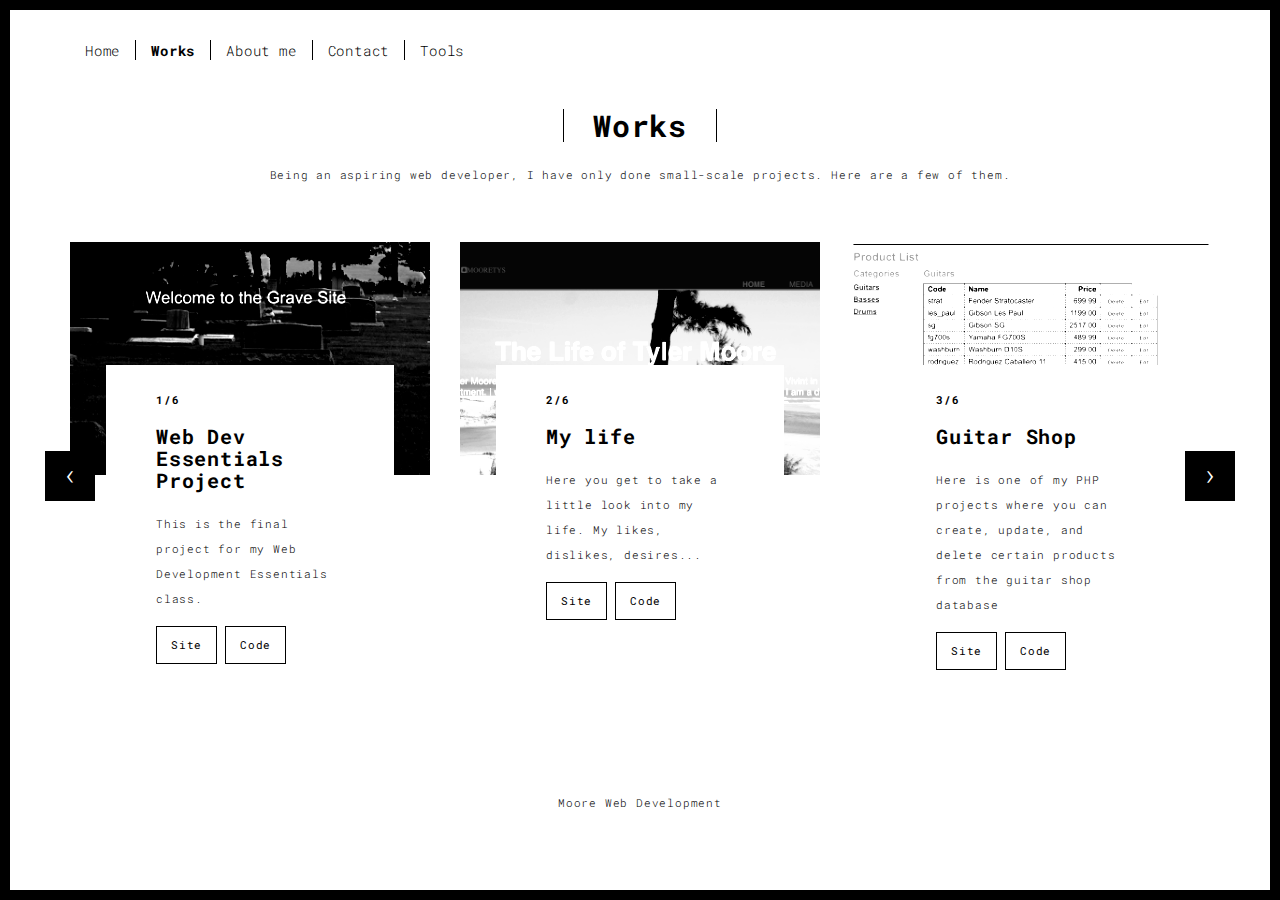
<file: works.html>
<!DOCTYPE html>
<html lang="en">

<head>
  <meta charset="UTF-8">
  <meta content="IE=edge" http-equiv="X-UA-Compatible">
  <meta content="width=device-width,initial-scale=1" name="viewport">
  <meta content="Projects I have worked on" name="description">
  <meta name="google" content="notranslate" />
  <meta content="Tyler Moore" name="author">

  <!-- Disable tap highlight on IE -->
  <meta name="msapplication-tap-highlight" content="no">

  <link rel="apple-touch-icon" sizes="180x180" href="./assets/apple-icon-180x180.png">
  <link href="./assets/favicon.ico" rel="icon">

  <title>Works</title>

<link href="./main.3f6952e4.css" rel="stylesheet">
<link rel="icon"
    type="image/png"
    href="img/favicon.ico">
</head>

<body class="">
<div id="site-border-left"></div>
<div id="site-border-right"></div>
<div id="site-border-top"></div>
<div id="site-border-bottom"></div>
 <!-- Add your content of header -->
<header>
  <nav class="navbar  navbar-fixed-top navbar-default">
    <div class="container">
        <button type="button" class="navbar-toggle collapsed" data-toggle="collapse" data-target="#navbar-collapse" aria-expanded="false">
          <span class="sr-only">Toggle navigation</span>
          <span class="icon-bar"></span>
          <span class="icon-bar"></span>
          <span class="icon-bar"></span>
        </button>

      <div class="collapse navbar-collapse" id="navbar-collapse">
        <ul class="nav navbar-nav ">
          <li><a href="./index.html" title="">Home</a></li>
          <li><a href="./works.html" title="">Works</a></li>
          <li><a href="./about.html" title="">About me</a></li>
          <li><a href="./contact.php" title="">Contact</a></li>
          <li><a href="./work.html" title="">Tools</a></li>
        </ul>


      </div>
    </div>
  </nav>
</header>

<div class="section-container">
  <div class="container">
    <div class="row">

      <div class="col-sm-8 col-sm-offset-2 section-container-spacer">
        <div class="text-center">
          <h1 class="h2">Works</h1>
          <p>Being an aspiring web developer, I have only done small-scale projects. Here are a few of them.</p>
        </div>
      </div>

      <div class="col-md-12">

      <div id="myCarousel" class="carousel slide projects-carousel">
        <!-- Carousel items -->
        <div class="carousel-inner">
            <div class="item active">
                <div class="row">
                    <div class="col-sm-4">

                      <a href="./Final/index.html" title="" class="black-image-project-hover">
                      <a href="/final_project/index.php" title="" class="black-image-project-hover" target="_blank">
                        <img src="./assets/images/grave.png" alt="" class="img-responsive">
                      </a>
                      <div class="card-container card-container-lg">
                        <h4>1/6</h4>
                        <h3>Web Dev Essentials Project</h3>
                        <p>This is the final project for my Web Development Essentials class.</p>

                        <a href="/final_project/index.php" title="" class="btn btn-default" target="_blank">Site</a>
                        <a href="/final_project/index.php" title="" class="btn btn-default" target="_blank">Code</a>
                      </div>
                    </div>
                    <div class="col-sm-4">
                      <a href="./My_Life/index.html" title="" class="black-image-project-hover" target="_blank">
                        <img src="./assets/images/my_life_size.png" alt="" class="img-responsive">
                      </a>
                      <div class="card-container card-container-lg">
                        <h4>2/6</h4>
                        <h3>My life</h3>
                        <p>Here you get to take a little look into my life. My likes, dislikes, desires...</p>
                        <a href="./My_Life/index.html" title="" class="btn btn-default" target="_blank">Site</a>
                        <a href="./My_Life/index.html" title="" class="btn btn-default" target="_blank">Code</a>
                      </div>
                    </div>
                    <div class="col-sm-4">
                      <a href="./guitar_shop" title="" class="black-image-project-hover" target='_blank'>
                        <img src="./assets/images/guitar_shop_size.png" alt="" class="img-responsive">
                      </a>
                      <div class="card-container card-container-lg">
                        <h4>3/6</h4>
                        <h3>Guitar Shop</h3>
                        <p>Here is one of my PHP projects where you can create, update, and delete certain products
                        from the guitar shop database</p>
                        <a href="./guitar_shop/index.html" title="" class="btn btn-default">Site</a>
                        <a href="./guitar_shop/index.html" title="" class="btn btn-default">Code</a>
                      </div>
                    </div>

                </div>
                <!--/row-->
            </div>
            <!--/item-->
            <div class="item">
                <div class="row">
                  <div class="col-sm-4">
                    <a href="./moonwalk_manor/index.html" class="black-image-project-hover" target=_blank>
                      <img src="./assets/images/moonwalk_manor.png" alt="Image" class="img-responsive">
                    </a>
                    <div class="card-container">
                      <h4>4/6</h4>
                      <h3>Moonwalk Manor</h3>
                      <p>This was my project for my Javascript class.</p>
                      <a href="./moonwalk_manor/index.html" class="btn btn-default" target=_blank>Site</a>
                      <a href="./moonwalk_manor/index.html" class="btn btn-default" target=_blank>Code</a>
                    </div>
                  </div>
                   <div class="col-sm-4">
                      <a href="./work.html" class="black-image-project-hover">
                        <img src="./assets/images/work01-hover.jpg" alt="Image" class="img-responsive">
                      </a>
                      <div class="card-container">
                        <h4>5/6</h4>
                        <h3>Fringilla sit amet</h3>
                        <p>Nulla facilisi. Vivamus vestibulum, elit in scelerisque ultricies.</p>
                        <a href="./work.html" class="btn btn-default">Site</a>
                        <a href="./work.html" class="btn btn-default">Code</a>
                      </div>
                    </div>

                    <div class="col-sm-4">
                      <a href="./work.html" class="black-image-project-hover">
                        <img src="./assets/images/work03-hover.jpg" alt="Image" class="img-responsive">
                      </a>
                      <div class="card-container">
                        <h4>6/6</h4>
                        <h3>Vivamus vestibulum</h3>
                        <p>Fusce sed hendrerit augue, a rhoncus velit. In non lorem mattis, tempor sem sit amet.</p>
                        <a href="./work.html" class="btn btn-default">Site</a>
                        <a href="./work.html" class="btn btn-default">Code</a>
                      </div>
                    </div>

                </div>
                <!--/row-->
            </div>

            <!--/item-->
        </div>
        <!--/carousel-inner-->
        <a class="left carousel-control" href="#myCarousel" data-slide="prev">‹</a>

        <a class="right carousel-control" href="#myCarousel" data-slide="next">›</a>
     </div>



    <!--/myCarousel-->
    </div>



    </div>
  </div>
</div>


<footer class="footer-container text-center">
  <div class="container">
    <div class="row">
      <div class="col-xs-12">
        <p>Moore Web Development</p>
      </div>
    </div>
  </div>
</footer>

<script>
  document.addEventListener("DOMContentLoaded", function (event) {
     navActivePage();
  });
</script>

<!-- Google Analytics: change UA-XXXXX-X to be your site's ID

<script>
  (function (i, s, o, g, r, a, m) {
    i['GoogleAnalyticsObject'] = r; i[r] = i[r] || function () {
      (i[r].q = i[r].q || []).push(arguments)
    }, i[r].l = 1 * new Date(); a = s.createElement(o),
      m = s.getElementsByTagName(o)[0]; a.async = 1; a.src = g; m.parentNode.insertBefore(a, m)
  })(window, document, 'script', '//www.google-analytics.com/analytics.js', 'ga');
  ga('create', 'UA-XXXXX-X', 'auto');
  ga('send', 'pageview');
</script>

--> <script type="text/javascript" src="./main.70a66962.js"></script></body>

</html>
</file>
<file: 08_02/style.css>
/*--------------------------------------------------------------
Typography
--------------------------------------------------------------*/

body,
button,
input,
select,
textarea {
	font-family: 'Source Sans Pro', 'Helvetica', Arial, sans-serif;
	font-size: 18px;
	line-height: 1.5;
}

h1,
h2,
h3,
h4,
h5,
h6 {
	clear: both;
}

p {
	margin-bottom: 1.5em;
}

b,
strong {
	font-weight: bold;
}

dfn,
cite,
em,
i {
	font-style: italic;
}

blockquote {
	margin: 0 1.5em;
}

address {
	margin: 0 0 1.5em;
}

pre {
	background: #eee;
	font-family: "Courier 10 Pitch", Courier, monospace;
	font-size: 15px;
	font-size: 1.5rem;
	line-height: 1.6;
	margin-bottom: 1.6em;
	max-width: 100%;
	overflow: auto;
	padding: 1.6em;
}

code,
kbd,
tt,
var {
	font: 15px Monaco, Consolas, "Andale Mono", "DejaVu Sans Mono", monospace;
}

abbr,
acronym {
	border-bottom: 1px dotted #666;
	cursor: help;
}

mark,
ins {
	background: #fff9c0;
	text-decoration: none;
}

sup,
sub {
	font-size: 75%;
	height: 0;
	line-height: 0;
	position: relative;
	vertical-align: baseline;
}

sup {
	bottom: 1ex;
}

sub {
	top: .5ex;
}

small {
	font-size: 75%;
}

big {
	font-size: 125%;
}

/*--------------------------------------------------------------
Layout
--------------------------------------------------------------*/
body {
    margin: 0;
    padding: 0;
}

.masthead {
    padding: 1em 2em;
    background-color: #0D1B2E;
    color: white;
}

.masthead h1 {
    text-align: center;
}

.intro {
    padding: 2em 2em;
    color: #ffffff;
    background: #429890;
}


.intro p,
.test-area {
    margin: 0 auto;
    max-width: 550px;
}

.test-area {
    margin-bottom: 4em;
    padding: 0 2em;
}

.test-wrapper {
    border: 10px solid grey;
    border-radius: 10px;
}

#origin-text {
    margin: 1em 0;
    padding: 1em 1em 0;
    background-color: #ededed;
}

#origin-text p {
    margin: 0;
    padding-bottom: 1em;
}

.test-wrapper {
    display: flex;
}

.test-wrapper textarea {
    flex: 1;
}

.meta {
    margin-top: 1em;
    display: flex;
    justify-content: space-between;
    flex-wrap: wrap;
}

.timer {
    font-size: 3em;
    font-weight: bold;
}

#reset {
    padding: .5em 1em;
    font-size: 1.2em;
    font-weight: bold;
    color: #E95D0F;
    background: white ;
    border: 10px solid #E95D0F;
}

#reset:hover {
    color: white;
    background-color: #E95D0F;
}
</file>
<file: Final/css/styles.css>
/*-----BATC Web essentials------*/

/*==============GENERAl==============*/

body {
  font-family: "Raleway", sans-serif;
  font-size: 16px;
}
#hr {
    background-color: #808080;
    height:2px;
}

#blog_hr {
  background-color: #808080;
  height:2px;
  width:100%;
  margin-top: 0px;

}
/*==============GLOBAL==============*/

h1,h2,h3,h4,h5,h6 {
  -webkit-font-smoothing: antialiased;
  text-rendering: optimizeLegibility;
  font-weight: bold;
}

/*==============NAV==================*/

.navbar ul {
  list-style-type: none;
  margin: 0;
  padding: 0;
  overflow: auto;
  background-color: black;
  opacity: 0.8;
}

.navbar ul li {
  float: left;
  font-family: "Raleway", sans-serif;
}

.navbar .login ul {
  list-style-type: none;
  margin: 0;
  padding: 0;
  overflow: hidden;
}

.navbar ul li a {
  display: block;
  color: #808080;
  text-align: center;
  padding: 14px 16px 14px 16px;
  text-decoration: none;
}

.navbar ul li a:hover {
  color: white;
}

/*==============HERO================*/

#hero {
  background-image: url("../img/graveyard_small.jpg"); center no-repeat
  width: 100%;
  height: 780px;
  margin-top: -10px;
}

h1 {
  color: white;
  padding: 100px; 0 0 0;
  text-align:center;
}

.search form {
  margin: auto;
  width: 250px;
}

/*==============ABOUT HERO==============*/

#about_hero {
  background-image: url("../img/about.jpeg");
  width: 100%;
  height: 400px;
  background-position:center;
  background-size: cover;
  margin-top: 0px;
}

/*===============BLOG HERO==============*/

#blog_hero {
  background-image: url("../img/letters.jpeg");
  width: 100%;
  height: 400px;
  background-position:center;
  background-size: cover;
  margin-top: 0px;
}

#contact_hero {
  background-image: url("../img/contact.jpeg");
  width: 100%;
  height: 400px;
  background-position:center;
  background-size: cover;
  margin-top: 0px;
}

/*=============FAQ HERO=================*/

#FAQ_hero {
  background-image: url("../img/faq.jpeg");
  width: 100%;
  height: 400px;
  background-position:center;
  background-size: cover;
  margin-top: 0px;
}
/*=============DESCRIPTION===========*/

#description {
  width: 90%;
  margin: auto;
  margin-top: 20px;
}

#description h2 {
  text-align: center;
}

#description > h3 {
  padding-top: 20px;
}

/*=============ABOUT DESCRIPTION===========*/

#indent {
  margin-left:10px;
}

#team {
  width:90%;
  margin: auto;
}
#team h2 {
  text-align: center;
}

.profile {
  padding: 20px 0px 40px 0px;

  width: 70%;
  margin:auto;
}

.profile img {
  float: left;
  padding-right: 40px;
}

.profile h3, .profile p {
  margin-top: 0;

}

/*=============BLOG POSTS=============*/


.blog_post {
  border: 2px solid black;
  height: 300px;
}


.post {
  width: 70%;
  display:inline-block;
  margin-left: 10px;
  clear:both;
}

.blog_post > img {
  float: left;
  padding: 10px;
}

.blog_post h3,  {
  margin-top: 0px;
  padding-top: 0px;
  margin-bottom: 0px;
}
.blog_post h5 {
  display: inline-block;
  padding: 0px 20px;
  margin-bottom: 0px;
  margin-top: 0px;
}

.blog_post p {
  font-size: 15px;
  padding-bottom:none;
}

/*=============CONTACT DESCRIPTION===============*/

#contact_description  {
  margin-top: 0px;
  padding-top: 0px;
  margin-bottom: 0px;
  text-align: center;
}

/*==============CONTACT MESSAGE===============*/

#feedback {
  width: 80%;
  margin: auto;
  text-align: center;
}
.feedback {
  margin: auto;
  width:60%;
  text-align: center;
}

.feedback #left {
  padding-right: 100px;
}

.feedback input[type="text"] ,
.feedback input[type="number"] ,
.feedback input[type="email"] {
  text-align: center;
}

span {
  margin-left:20px;
}
#feedback input[type="textarea"] {
  width: 80%;
  height: 200px;
}

#feedback input[type="button"] {
  width: 200px;
  background: #4d4d4d;
  text-transform: uppercase;
  font-family: "Raleway", sans-serif;
  color: white;
  font-size: 18px;
  font-weight: 100;
  padding: 10px;
}

#feedback input[type="button"]:hover {
  background: #808080;
}


/*=============CLASSES==============*/

#classes {
  width: 960px;
  margin: auto;
}

.w3-card-2 {
  width: 400px;
  height: 500px;
  margin: 15px 40px;
  padding: 15px 15px;
}

#classes img {
  width: 100%;
}

/*=============MODAL===============*/

.modalDialog {
  position: fixed;
  font-family: "Raleway", sans-serif;
  top: 0;
  right: 0;
  bottom: 0;
  left: 0;
  background: rgba(0,0,0,0.8);
  z-index: 99999;
  opacity: 0;
  -webkit-transition: opacity 400ms ease-in;
  -moz-transition: opacity 400ms ease-in;
  transition: opacity 400ms ease-in;
  pointer-events: none;

}

.modalDialog:target {
  opacity: 1;
  pointer-events: auto;
}

.modalDialog > div {
  width: 500px;
  position: relative;
  margin: 10% auto;
  background: white;
}

.close {
  background: #606061;
  color:#fff;
  line-height: 25px;
  position: absolute;
  right: -12px;
  text-align: center;
  top: -10px;
  width: 24px;
  text-decoration: none;
  font-weight: bold;
  border-radius: 12px;
  -webkit-border-radius: 12px;
  border-radius: 12px;
  -webkit-box-shadow: 1px 1px 3px #000;
  box-shadow: 1px 1px 3px #000;
}

.close:hover {
  background: #808080;
}

/*==============FORMS=============*/

.login {
  font-family: "Raleway", sans-serif;
  width: 500px;
  padding: 30px;
  background: #fff;
  margin: 50px auto;
}

.login h2 {
  background: #4d4d4d;
  text-transform: uppercase;
  font-family: "Raleway", sans-serif;
  color: white;
  font-size: 18px;
  font-weight: 100;
  padding: 20px;
  margin: -30px -30px 30px -30px;
}

input[type="text"],
input[type="date"],
input[type="datetime"],
input[type="email"],
input[type="number"],
input[type="search"],
input[type="time"],
input[type="url"],
input[type="password"],
textarea,
select {
  box-sizing: border-box;
  -webkit-box-sizing: border-box;
  -moz-box-sizing: border-box;
  outline: none;
  display: block;
  width: 100%;
  padding: 7px;
  border: none;
  border-bottom: 1px solid #ddd;
  background: transparent;
  margin-bottom: 10px;
  font: 16px "Raleway", sans-serif;
  height: 45px;
}

.login input[type="submit"],
.login input[type="button"] {
  box-sizing: border-box;
  -webkit-box-sizing: border-box;
  -moz-box-sizing: border-box;
  width: 100%;
  padding: 3%;
  background: #4d4d4d;
  color: white;
  border-top-style: none;
  border-bottom-style: none;
  border-left-style: none;
  border-right-style: none;
}

.login input[type="submit"],
.login input[type="button"]:hover{
  background: #808080;
}

.search input[type="search"] {
  color: white;
  text-align: center;
  background-image: url(../img/search_icon.png);
  background-position: 10px 20px;
  background-repeat: no-repeat;
  font-size: 20px;
  font-weight: 300;
}

.search input[type="search"]:hover {
  background: rgba(255,255,255,.08);
}

footer ul {
  list-style-type: none;
  margin: 0;
  padding: 0;
  overflow: auto;
  background-color: black;
  opacity: 0.8;
}

footer ul li {
  float: left;
  font-family: "Raleway", sans-serif;
}

footer ul li a,
footer ul li {
  display: block;
  color: #808080;
  text-align: center;
  padding: 14px 16px 14px 16px;
  text-decoration: none;
}

footer ul li a:hover {
  color: white;
}

/*===========FOOTER===========*/

footer {
  clear:both;
}
</file>
<file: tools/clock/style.css>
/* Layout */
.main {
    display: flex;
    padding: 2em;
    height: 90vh;
    justify-content: center;
    align-items: middle;
}

.clockbox,
#clock {
    width: 100%;
}

/* Clock styles */
.circle {
    fill: none;
    stroke: #000;
    stroke-width: 9;
    stroke-miterlimit: 10;
}

.mid-circle {
    fill: #000;
}
.hour-marks {
    fill: rgb(146, 5, 175);
    stroke: #000;
    stroke-width: 9;
    stroke-miterlimit: 10;
}

.hour-arm {
    fill: none;
    stroke: #000;
    stroke-width: 17;
    stroke-miterlimit: 10;
}

.minute-arm {
    fill: none;
    stroke: #000;
    stroke-width: 11;
    stroke-miterlimit: 10;
}

.second-arm {
    fill: none;
    stroke: #000;
    stroke-width: 4;
    stroke-miterlimit: 10;
}

/* Transparent box ensuring arms center properly. */
.sizing-box {
    fill: none;
}

/* Make all arms rotate around the same center point. */
/* Optional: Use transition for animation. */
#hour,
#minute,
#second {
    transform-origin: 300px 300px;
    transition: transform .5s ease-in-out;
}
</file>
<file: css/landing.css>
body, html {
  width: 100%;
  height: 100%;
}

body {
  font-family: 'Montserrat', sans-serif;
}

hr {
  max-width: 65px;
  border-width: 3px;
  border-color: #F05F44;
}
strong {
  text-shadow:2px 2px black;
}

.faded {
  color: rgba(255, 255, 255, 0.8);
}

header.startup {
  background-position: center;
  background-image: url("../img/lights.jpg");
  background-size: cover;
  height: 100%;
}

header.startup hr {
  margin-top: 200px;
  margin-bottom: 30px;
}

header.startup h1 {
  font-size: 2rem;
}

.btn {
  font-weight: 700;
  text-transform: uppercase;
  border-radius: 300px;
  font-family: 'Montserrat', sans-serif;
}

.btn-xl {
  padding: 1rem 2rem;
}

.btn-primary {
  background-color: #F05F44;
  border-color: #F05F44; }

.btn-primary:hover {
  background-color: #ee4b08;
  border-color: #ee4b08;
  border-width: 5px;
  cursor: pointer;
}
</file>
<file: tools/typing_speed/style.css>
/*--------------------------------------------------------------
Typography
--------------------------------------------------------------*/

body,
button,
input,
select,
textarea {
	font-family: 'Source Sans Pro', 'Helvetica', Arial, sans-serif;
	font-size: 18px;
	line-height: 1.5;
}

h1,
h2,
h3,
h4,
h5,
h6 {
	clear: both;
}

p {
	margin-bottom: 1.5em;
}

b,
strong {
	font-weight: bold;
}

dfn,
cite,
em,
i {
	font-style: italic;
}

blockquote {
	margin: 0 1.5em;
}

address {
	margin: 0 0 1.5em;
}

pre {
	background: #eee;
	font-family: "Courier 10 Pitch", Courier, monospace;
	font-size: 15px;
	font-size: 1.5rem;
	line-height: 1.6;
	margin-bottom: 1.6em;
	max-width: 100%;
	overflow: auto;
	padding: 1.6em;
}

code,
kbd,
tt,
var {
	font: 15px Monaco, Consolas, "Andale Mono", "DejaVu Sans Mono", monospace;
}

abbr,
acronym {
	border-bottom: 1px dotted #666;
	cursor: help;
}

mark,
ins {
	background: #fff9c0;
	text-decoration: none;
}

sup,
sub {
	font-size: 75%;
	height: 0;
	line-height: 0;
	position: relative;
	vertical-align: baseline;
}

sup {
	bottom: 1ex;
}

sub {
	top: .5ex;
}

small {
	font-size: 75%;
}

big {
	font-size: 125%;
}

/*--------------------------------------------------------------
Layout
--------------------------------------------------------------*/
body {
    margin: 0;
    padding: 0;
}

.masthead {
    padding: 1em 2em;
    background-color: #0D1B2E;
    color: white;
}

.masthead h1 {
    text-align: center;
}

.intro {
    padding: 2em 2em;
    color: #ffffff;
    background: #429890;
}


.intro p,
.test-area {
    margin: 0 auto;
    max-width: 550px;
}

.test-area {
    margin-bottom: 4em;
    padding: 0 2em;
}

.test-wrapper {
    border: 10px solid grey;
    border-radius: 10px;
}

#origin-text {
    margin: 1em 0;
    padding: 1em 1em 0;
    background-color: #ededed;
}

#origin-text p {
    margin: 0;
    padding-bottom: 1em;
}

.test-wrapper {
    display: flex;
}

.test-wrapper textarea {
    flex: 1;
}

.meta {
    margin-top: 1em;
    display: flex;
    justify-content: space-between;
    flex-wrap: wrap;
}

.timer {
    font-size: 3em;
    font-weight: bold;
}

#reset {
    padding: .5em 1em;
    font-size: 1.2em;
    font-weight: bold;
    color: #E95D0F;
    background: white ;
    border: 10px solid #E95D0F;
}

#reset:hover {
    color: white;
    background-color: #E95D0F;
}
</file>
<file: main.3f6952e4.css>
@import url(https://fonts.googleapis.com/css?family=Roboto:900|Roboto+Mono:300,400,700);@import url(https://maxcdn.bootstrapcdn.com/font-awesome/4.7.0/css/font-awesome.min.css);/*!
 * Bootstrap v3.3.7 (http://getbootstrap.com)
 * Copyright 2011-2016 Twitter, Inc.
 * Licensed under MIT (https://github.com/twbs/bootstrap/blob/master/LICENSE)
 */
/*! normalize.css v3.0.3 | MIT License | github.com/necolas/normalize.css */html{font-family:sans-serif;-ms-text-size-adjust:100%;-webkit-text-size-adjust:100%}body{margin:0}article,aside,details,figcaption,figure,footer,header,hgroup,main,menu,nav,section,summary{display:block}audio,canvas,progress,video{display:inline-block;vertical-align:baseline}audio:not([controls]){display:none;height:0}[hidden],template{display:none}a{background-color:transparent}a:active,a:hover{outline:0}abbr[title]{border-bottom:1px dotted}b,strong{font-weight:700}dfn{font-style:italic}h1{font-size:2em;margin:.67em 0}mark{background:#ff0;color:#000}small{font-size:80%}sub,sup{font-size:75%;line-height:0;position:relative;vertical-align:baseline}sup{top:-.5em}sub{bottom:-.25em}img{border:0}svg:not(:root){overflow:hidden}figure{margin:1em 40px}hr{box-sizing:content-box;height:0}pre{overflow:auto}code,kbd,pre,samp{font-family:monospace,monospace;font-size:1em}button,input,optgroup,select,textarea{color:inherit;font:inherit;margin:0}button{overflow:visible}button,select{text-transform:none}button,html input[type=button],input[type=reset],input[type=submit]{-webkit-appearance:button;cursor:pointer}button[disabled],html input[disabled]{cursor:default}button::-moz-focus-inner,input::-moz-focus-inner{border:0;padding:0}input{line-height:normal}input[type=checkbox],input[type=radio]{box-sizing:border-box;padding:0}input[type=number]::-webkit-inner-spin-button,input[type=number]::-webkit-outer-spin-button{height:auto}input[type=search]{-webkit-appearance:textfield;box-sizing:content-box}input[type=search]::-webkit-search-cancel-button,input[type=search]::-webkit-search-decoration{-webkit-appearance:none}fieldset{border:1px solid silver;margin:0 2px;padding:.35em .625em .75em}textarea{overflow:auto}optgroup{font-weight:700}table{border-collapse:collapse;border-spacing:0}td,th{padding:0}

/*! Source: https://github.com/h5bp/html5-boilerplate/blob/master/src/css/main.css */@media print{*,:after,:before{background:transparent!important;color:#000!important;box-shadow:none!important;text-shadow:none!important}a,a:visited{text-decoration:underline}a[href]:after{content:" (" attr(href) ")"}abbr[title]:after{content:" (" attr(title) ")"}a[href^="#"]:after,a[href^="javascript:"]:after{content:""}blockquote,pre{border:1px solid #999;page-break-inside:avoid}thead{display:table-header-group}img,tr{page-break-inside:avoid}img{max-width:100%!important}h2,h3,p{orphans:3;widows:3}h2,h3{page-break-after:avoid}.navbar{display:none}.btn>.caret,.dropup>.btn>.caret{border-top-color:#000!important}.label{border:1px solid #000}.table{border-collapse:collapse!important}.table td,.table th{background-color:#fff!important}.table-bordered td,.table-bordered th{border:1px solid #ddd!important}}*,:after,:before{-webkit-box-sizing:border-box;-moz-box-sizing:border-box;box-sizing:border-box}html{font-size:10px;-webkit-tap-highlight-color:transparent}body{font-family:Roboto Mono,Helvetica,Arial,sans-serif;font-size:11px;line-height:1.78;color:#000;background-color:#fff}button,input,select,textarea{font-family:inherit;font-size:inherit;line-height:inherit}a{color:#001aff;text-decoration:none}a:focus,a:hover{color:#0012b3;text-decoration:underline}a:focus{outline:5px auto -webkit-focus-ring-color;outline-offset:-2px}figure{margin:0}img{vertical-align:middle}.img-responsive{display:block;max-width:100%;height:auto}.img-rounded{border-radius:0}.img-thumbnail{padding:4px;line-height:1.78;background-color:#fff;border:1px solid #ddd;border-radius:0;-webkit-transition:all .2s ease-in-out;-o-transition:all .2s ease-in-out;transition:all .2s ease-in-out;display:inline-block;max-width:100%;height:auto}.img-circle{border-radius:50%}hr{margin-top:19px;margin-bottom:19px;border:0;border-top:1px solid #eee}.sr-only{position:absolute;width:1px;height:1px;margin:-1px;padding:0;overflow:hidden;clip:rect(0,0,0,0);border:0}.sr-only-focusable:active,.sr-only-focusable:focus{position:static;width:auto;height:auto;margin:0;overflow:visible;clip:auto}[role=button]{cursor:pointer}.h1,.h2,.h3,.h4,.h5,.h6,h1,h2,h3,h4,h5,h6{font-family:Roboto Mono,Helvetica,Arial,sans-serif;font-weight:700;line-height:1.1;color:#000}.h1 .small,.h1 small,.h2 .small,.h2 small,.h3 .small,.h3 small,.h4 .small,.h4 small,.h5 .small,.h5 small,.h6 .small,.h6 small,h1 .small,h1 small,h2 .small,h2 small,h3 .small,h3 small,h4 .small,h4 small,h5 .small,h5 small,h6 .small,h6 small{font-weight:400;line-height:1;color:#777}.h1,.h2,.h3,h1,h2,h3{margin-top:19px;margin-bottom:9.5px}.h1 .small,.h1 small,.h2 .small,.h2 small,.h3 .small,.h3 small,h1 .small,h1 small,h2 .small,h2 small,h3 .small,h3 small{font-size:65%}.h4,.h5,.h6,h4,h5,h6{margin-top:9.5px;margin-bottom:9.5px}.h4 .small,.h4 small,.h5 .small,.h5 small,.h6 .small,.h6 small,h4 .small,h4 small,h5 .small,h5 small,h6 .small,h6 small{font-size:75%}.h1,h1{font-size:70px}.h2,h2{font-size:30px}.h3,h3{font-size:20px}.h4,.h5,h4,h5{font-size:11px}.h6,h6{font-size:10px}p{margin:0 0 9.5px}.lead{margin-bottom:19px;font-size:12px;font-weight:300;line-height:1.4}@media (min-width:768px){.lead{font-size:16.5px}}.small,small{font-size:90%}.mark,mark{background-color:#fcf8e3;padding:.2em}.text-left{text-align:left}.text-right{text-align:right}.text-center{text-align:center}.text-justify{text-align:justify}.text-nowrap{white-space:nowrap}.text-lowercase{text-transform:lowercase}.initialism,.text-uppercase{text-transform:uppercase}.text-capitalize{text-transform:capitalize}.text-muted{color:#777}.text-primary{color:#001aff}a.text-primary:focus,a.text-primary:hover{color:#0015cc}.text-success{color:#fff}a.text-success:focus,a.text-success:hover{color:#e6e6e6}.text-info{color:#31708f}a.text-info:focus,a.text-info:hover{color:#245269}.text-warning{color:#8a6d3b}a.text-warning:focus,a.text-warning:hover{color:#66512c}.text-danger{color:#fff}a.text-danger:focus,a.text-danger:hover{color:#e6e6e6}.bg-primary{color:#fff;background-color:#001aff}a.bg-primary:focus,a.bg-primary:hover{background-color:#0015cc}.bg-success,a.bg-success:focus,a.bg-success:hover{background-color:#000}.bg-info{background-color:#d9edf7}a.bg-info:focus,a.bg-info:hover{background-color:#afd9ee}.bg-warning{background-color:#fcf8e3}a.bg-warning:focus,a.bg-warning:hover{background-color:#f7ecb5}.bg-danger{background-color:red}a.bg-danger:focus,a.bg-danger:hover{background-color:#c00}.page-header{padding-bottom:8.5px;margin:38px 0 19px;border-bottom:1px solid #eee}ol,ul{margin-top:0;margin-bottom:9.5px}ol ol,ol ul,ul ol,ul ul{margin-bottom:0}.list-inline,.list-unstyled{padding-left:0;list-style:none}.list-inline{margin-left:-5px}.list-inline>li{display:inline-block;padding-left:5px;padding-right:5px}dl{margin-top:0;margin-bottom:19px}dd,dt{line-height:1.78}dt{font-weight:700}dd{margin-left:0}.dl-horizontal dd:after,.dl-horizontal dd:before{content:" ";display:table}.dl-horizontal dd:after{clear:both}@media (min-width:768px){.dl-horizontal dt{float:left;width:160px;clear:left;text-align:right;overflow:hidden;text-overflow:ellipsis;white-space:nowrap}.dl-horizontal dd{margin-left:180px}}abbr[data-original-title],abbr[title]{cursor:help;border-bottom:1px dotted #777}.initialism{font-size:90%}blockquote{padding:9.5px 19px;margin:0 0 19px;font-size:13.75px;border-left:5px solid #eee}blockquote ol:last-child,blockquote p:last-child,blockquote ul:last-child{margin-bottom:0}blockquote .small,blockquote footer,blockquote small{display:block;font-size:80%;line-height:1.78;color:#777}blockquote .small:before,blockquote footer:before,blockquote small:before{content:"\2014   \A0"}.blockquote-reverse,blockquote.pull-right{padding-right:15px;padding-left:0;border-right:5px solid #eee;border-left:0;text-align:right}.blockquote-reverse .small:before,.blockquote-reverse footer:before,.blockquote-reverse small:before,blockquote.pull-right .small:before,blockquote.pull-right footer:before,blockquote.pull-right small:before{content:""}.blockquote-reverse .small:after,.blockquote-reverse footer:after,.blockquote-reverse small:after,blockquote.pull-right .small:after,blockquote.pull-right footer:after,blockquote.pull-right small:after{content:"\A0   \2014"}address{margin-bottom:19px;font-style:normal;line-height:1.78}code,kbd,pre,samp{font-family:Menlo,Monaco,Consolas,Courier New,monospace}code{color:#c7254e;background-color:#f9f2f4}code,kbd{padding:2px 4px;font-size:90%;border-radius:0}kbd{color:#fff;background-color:#333;box-shadow:inset 0 -1px 0 rgba(0,0,0,.25)}kbd kbd{padding:0;font-size:100%;font-weight:700;box-shadow:none}pre{display:block;padding:9px;margin:0 0 9.5px;font-size:10px;line-height:1.78;word-break:break-all;word-wrap:break-word;color:#333;background-color:#f5f5f5;border:1px solid #ccc;border-radius:0}pre code{padding:0;font-size:inherit;color:inherit;white-space:pre-wrap;background-color:transparent;border-radius:0}.pre-scrollable{max-height:340px;overflow-y:scroll}.container{margin-right:auto;margin-left:auto;padding-left:15px;padding-right:15px}.container:after,.container:before{content:" ";display:table}.container:after{clear:both}@media (min-width:768px){.container{width:750px}}@media (min-width:992px){.container{width:970px}}@media (min-width:1200px){.container{width:1170px}}.container-fluid{margin-right:auto;margin-left:auto;padding-left:15px;padding-right:15px}.container-fluid:after,.container-fluid:before{content:" ";display:table}.container-fluid:after{clear:both}.row{margin-left:-15px;margin-right:-15px}.row:after,.row:before{content:" ";display:table}.row:after{clear:both}.col-lg-1,.col-lg-2,.col-lg-3,.col-lg-4,.col-lg-5,.col-lg-6,.col-lg-7,.col-lg-8,.col-lg-9,.col-lg-10,.col-lg-11,.col-lg-12,.col-md-1,.col-md-2,.col-md-3,.col-md-4,.col-md-5,.col-md-6,.col-md-7,.col-md-8,.col-md-9,.col-md-10,.col-md-11,.col-md-12,.col-sm-1,.col-sm-2,.col-sm-3,.col-sm-4,.col-sm-5,.col-sm-6,.col-sm-7,.col-sm-8,.col-sm-9,.col-sm-10,.col-sm-11,.col-sm-12,.col-xs-1,.col-xs-2,.col-xs-3,.col-xs-4,.col-xs-5,.col-xs-6,.col-xs-7,.col-xs-8,.col-xs-9,.col-xs-10,.col-xs-11,.col-xs-12{position:relative;min-height:1px;padding-left:15px;padding-right:15px}.col-xs-1,.col-xs-2,.col-xs-3,.col-xs-4,.col-xs-5,.col-xs-6,.col-xs-7,.col-xs-8,.col-xs-9,.col-xs-10,.col-xs-11,.col-xs-12{float:left}.col-xs-1{width:8.33333%}.col-xs-2{width:16.66667%}.col-xs-3{width:25%}.col-xs-4{width:33.33333%}.col-xs-5{width:41.66667%}.col-xs-6{width:50%}.col-xs-7{width:58.33333%}.col-xs-8{width:66.66667%}.col-xs-9{width:75%}.col-xs-10{width:83.33333%}.col-xs-11{width:91.66667%}.col-xs-12{width:100%}.col-xs-pull-0{right:auto}.col-xs-pull-1{right:8.33333%}.col-xs-pull-2{right:16.66667%}.col-xs-pull-3{right:25%}.col-xs-pull-4{right:33.33333%}.col-xs-pull-5{right:41.66667%}.col-xs-pull-6{right:50%}.col-xs-pull-7{right:58.33333%}.col-xs-pull-8{right:66.66667%}.col-xs-pull-9{right:75%}.col-xs-pull-10{right:83.33333%}.col-xs-pull-11{right:91.66667%}.col-xs-pull-12{right:100%}.col-xs-push-0{left:auto}.col-xs-push-1{left:8.33333%}.col-xs-push-2{left:16.66667%}.col-xs-push-3{left:25%}.col-xs-push-4{left:33.33333%}.col-xs-push-5{left:41.66667%}.col-xs-push-6{left:50%}.col-xs-push-7{left:58.33333%}.col-xs-push-8{left:66.66667%}.col-xs-push-9{left:75%}.col-xs-push-10{left:83.33333%}.col-xs-push-11{left:91.66667%}.col-xs-push-12{left:100%}.col-xs-offset-0{margin-left:0}.col-xs-offset-1{margin-left:8.33333%}.col-xs-offset-2{margin-left:16.66667%}.col-xs-offset-3{margin-left:25%}.col-xs-offset-4{margin-left:33.33333%}.col-xs-offset-5{margin-left:41.66667%}.col-xs-offset-6{margin-left:50%}.col-xs-offset-7{margin-left:58.33333%}.col-xs-offset-8{margin-left:66.66667%}.col-xs-offset-9{margin-left:75%}.col-xs-offset-10{margin-left:83.33333%}.col-xs-offset-11{margin-left:91.66667%}.col-xs-offset-12{margin-left:100%}@media (min-width:768px){.col-sm-1,.col-sm-2,.col-sm-3,.col-sm-4,.col-sm-5,.col-sm-6,.col-sm-7,.col-sm-8,.col-sm-9,.col-sm-10,.col-sm-11,.col-sm-12{float:left}.col-sm-1{width:8.33333%}.col-sm-2{width:16.66667%}.col-sm-3{width:25%}.col-sm-4{width:33.33333%}.col-sm-5{width:41.66667%}.col-sm-6{width:50%}.col-sm-7{width:58.33333%}.col-sm-8{width:66.66667%}.col-sm-9{width:75%}.col-sm-10{width:83.33333%}.col-sm-11{width:91.66667%}.col-sm-12{width:100%}.col-sm-pull-0{right:auto}.col-sm-pull-1{right:8.33333%}.col-sm-pull-2{right:16.66667%}.col-sm-pull-3{right:25%}.col-sm-pull-4{right:33.33333%}.col-sm-pull-5{right:41.66667%}.col-sm-pull-6{right:50%}.col-sm-pull-7{right:58.33333%}.col-sm-pull-8{right:66.66667%}.col-sm-pull-9{right:75%}.col-sm-pull-10{right:83.33333%}.col-sm-pull-11{right:91.66667%}.col-sm-pull-12{right:100%}.col-sm-push-0{left:auto}.col-sm-push-1{left:8.33333%}.col-sm-push-2{left:16.66667%}.col-sm-push-3{left:25%}.col-sm-push-4{left:33.33333%}.col-sm-push-5{left:41.66667%}.col-sm-push-6{left:50%}.col-sm-push-7{left:58.33333%}.col-sm-push-8{left:66.66667%}.col-sm-push-9{left:75%}.col-sm-push-10{left:83.33333%}.col-sm-push-11{left:91.66667%}.col-sm-push-12{left:100%}.col-sm-offset-0{margin-left:0}.col-sm-offset-1{margin-left:8.33333%}.col-sm-offset-2{margin-left:16.66667%}.col-sm-offset-3{margin-left:25%}.col-sm-offset-4{margin-left:33.33333%}.col-sm-offset-5{margin-left:41.66667%}.col-sm-offset-6{margin-left:50%}.col-sm-offset-7{margin-left:58.33333%}.col-sm-offset-8{margin-left:66.66667%}.col-sm-offset-9{margin-left:75%}.col-sm-offset-10{margin-left:83.33333%}.col-sm-offset-11{margin-left:91.66667%}.col-sm-offset-12{margin-left:100%}}@media (min-width:992px){.col-md-1,.col-md-2,.col-md-3,.col-md-4,.col-md-5,.col-md-6,.col-md-7,.col-md-8,.col-md-9,.col-md-10,.col-md-11,.col-md-12{float:left}.col-md-1{width:8.33333%}.col-md-2{width:16.66667%}.col-md-3{width:25%}.col-md-4{width:33.33333%}.col-md-5{width:41.66667%}.col-md-6{width:50%}.col-md-7{width:58.33333%}.col-md-8{width:66.66667%}.col-md-9{width:75%}.col-md-10{width:83.33333%}.col-md-11{width:91.66667%}.col-md-12{width:100%}.col-md-pull-0{right:auto}.col-md-pull-1{right:8.33333%}.col-md-pull-2{right:16.66667%}.col-md-pull-3{right:25%}.col-md-pull-4{right:33.33333%}.col-md-pull-5{right:41.66667%}.col-md-pull-6{right:50%}.col-md-pull-7{right:58.33333%}.col-md-pull-8{right:66.66667%}.col-md-pull-9{right:75%}.col-md-pull-10{right:83.33333%}.col-md-pull-11{right:91.66667%}.col-md-pull-12{right:100%}.col-md-push-0{left:auto}.col-md-push-1{left:8.33333%}.col-md-push-2{left:16.66667%}.col-md-push-3{left:25%}.col-md-push-4{left:33.33333%}.col-md-push-5{left:41.66667%}.col-md-push-6{left:50%}.col-md-push-7{left:58.33333%}.col-md-push-8{left:66.66667%}.col-md-push-9{left:75%}.col-md-push-10{left:83.33333%}.col-md-push-11{left:91.66667%}.col-md-push-12{left:100%}.col-md-offset-0{margin-left:0}.col-md-offset-1{margin-left:8.33333%}.col-md-offset-2{margin-left:16.66667%}.col-md-offset-3{margin-left:25%}.col-md-offset-4{margin-left:33.33333%}.col-md-offset-5{margin-left:41.66667%}.col-md-offset-6{margin-left:50%}.col-md-offset-7{margin-left:58.33333%}.col-md-offset-8{margin-left:66.66667%}.col-md-offset-9{margin-left:75%}.col-md-offset-10{margin-left:83.33333%}.col-md-offset-11{margin-left:91.66667%}.col-md-offset-12{margin-left:100%}}@media (min-width:1200px){.col-lg-1,.col-lg-2,.col-lg-3,.col-lg-4,.col-lg-5,.col-lg-6,.col-lg-7,.col-lg-8,.col-lg-9,.col-lg-10,.col-lg-11,.col-lg-12{float:left}.col-lg-1{width:8.33333%}.col-lg-2{width:16.66667%}.col-lg-3{width:25%}.col-lg-4{width:33.33333%}.col-lg-5{width:41.66667%}.col-lg-6{width:50%}.col-lg-7{width:58.33333%}.col-lg-8{width:66.66667%}.col-lg-9{width:75%}.col-lg-10{width:83.33333%}.col-lg-11{width:91.66667%}.col-lg-12{width:100%}.col-lg-pull-0{right:auto}.col-lg-pull-1{right:8.33333%}.col-lg-pull-2{right:16.66667%}.col-lg-pull-3{right:25%}.col-lg-pull-4{right:33.33333%}.col-lg-pull-5{right:41.66667%}.col-lg-pull-6{right:50%}.col-lg-pull-7{right:58.33333%}.col-lg-pull-8{right:66.66667%}.col-lg-pull-9{right:75%}.col-lg-pull-10{right:83.33333%}.col-lg-pull-11{right:91.66667%}.col-lg-pull-12{right:100%}.col-lg-push-0{left:auto}.col-lg-push-1{left:8.33333%}.col-lg-push-2{left:16.66667%}.col-lg-push-3{left:25%}.col-lg-push-4{left:33.33333%}.col-lg-push-5{left:41.66667%}.col-lg-push-6{left:50%}.col-lg-push-7{left:58.33333%}.col-lg-push-8{left:66.66667%}.col-lg-push-9{left:75%}.col-lg-push-10{left:83.33333%}.col-lg-push-11{left:91.66667%}.col-lg-push-12{left:100%}.col-lg-offset-0{margin-left:0}.col-lg-offset-1{margin-left:8.33333%}.col-lg-offset-2{margin-left:16.66667%}.col-lg-offset-3{margin-left:25%}.col-lg-offset-4{margin-left:33.33333%}.col-lg-offset-5{margin-left:41.66667%}.col-lg-offset-6{margin-left:50%}.col-lg-offset-7{margin-left:58.33333%}.col-lg-offset-8{margin-left:66.66667%}.col-lg-offset-9{margin-left:75%}.col-lg-offset-10{margin-left:83.33333%}.col-lg-offset-11{margin-left:91.66667%}.col-lg-offset-12{margin-left:100%}}table{background-color:transparent}caption{padding-top:8px;padding-bottom:8px;color:#777}caption,th{text-align:left}.table{width:100%;max-width:100%;margin-bottom:19px}.table>tbody>tr>td,.table>tbody>tr>th,.table>tfoot>tr>td,.table>tfoot>tr>th,.table>thead>tr>td,.table>thead>tr>th{padding:8px;line-height:1.78;vertical-align:top;border-top:1px solid #ddd}.table>thead>tr>th{vertical-align:bottom;border-bottom:2px solid #ddd}.table>caption+thead>tr:first-child>td,.table>caption+thead>tr:first-child>th,.table>colgroup+thead>tr:first-child>td,.table>colgroup+thead>tr:first-child>th,.table>thead:first-child>tr:first-child>td,.table>thead:first-child>tr:first-child>th{border-top:0}.table>tbody+tbody{border-top:2px solid #ddd}.table .table{background-color:#fff}.table-condensed>tbody>tr>td,.table-condensed>tbody>tr>th,.table-condensed>tfoot>tr>td,.table-condensed>tfoot>tr>th,.table-condensed>thead>tr>td,.table-condensed>thead>tr>th{padding:5px}.table-bordered,.table-bordered>tbody>tr>td,.table-bordered>tbody>tr>th,.table-bordered>tfoot>tr>td,.table-bordered>tfoot>tr>th,.table-bordered>thead>tr>td,.table-bordered>thead>tr>th{border:1px solid #ddd}.table-bordered>thead>tr>td,.table-bordered>thead>tr>th{border-bottom-width:2px}.table-striped>tbody>tr:nth-of-type(odd){background-color:#f9f9f9}.table-hover>tbody>tr:hover{background-color:#f5f5f5}table col[class*=col-]{position:static;float:none;display:table-column}table td[class*=col-],table th[class*=col-]{position:static;float:none;display:table-cell}.table>tbody>tr.active>td,.table>tbody>tr.active>th,.table>tbody>tr>td.active,.table>tbody>tr>th.active,.table>tfoot>tr.active>td,.table>tfoot>tr.active>th,.table>tfoot>tr>td.active,.table>tfoot>tr>th.active,.table>thead>tr.active>td,.table>thead>tr.active>th,.table>thead>tr>td.active,.table>thead>tr>th.active{background-color:#f5f5f5}.table-hover>tbody>tr.active:hover>td,.table-hover>tbody>tr.active:hover>th,.table-hover>tbody>tr:hover>.active,.table-hover>tbody>tr>td.active:hover,.table-hover>tbody>tr>th.active:hover{background-color:#e8e8e8}.table-hover>tbody>tr.success:hover>td,.table-hover>tbody>tr.success:hover>th,.table-hover>tbody>tr:hover>.success,.table-hover>tbody>tr>td.success:hover,.table-hover>tbody>tr>th.success:hover,.table>tbody>tr.success>td,.table>tbody>tr.success>th,.table>tbody>tr>td.success,.table>tbody>tr>th.success,.table>tfoot>tr.success>td,.table>tfoot>tr.success>th,.table>tfoot>tr>td.success,.table>tfoot>tr>th.success,.table>thead>tr.success>td,.table>thead>tr.success>th,.table>thead>tr>td.success,.table>thead>tr>th.success{background-color:#000}.table>tbody>tr.info>td,.table>tbody>tr.info>th,.table>tbody>tr>td.info,.table>tbody>tr>th.info,.table>tfoot>tr.info>td,.table>tfoot>tr.info>th,.table>tfoot>tr>td.info,.table>tfoot>tr>th.info,.table>thead>tr.info>td,.table>thead>tr.info>th,.table>thead>tr>td.info,.table>thead>tr>th.info{background-color:#d9edf7}.table-hover>tbody>tr.info:hover>td,.table-hover>tbody>tr.info:hover>th,.table-hover>tbody>tr:hover>.info,.table-hover>tbody>tr>td.info:hover,.table-hover>tbody>tr>th.info:hover{background-color:#c4e3f3}.table>tbody>tr.warning>td,.table>tbody>tr.warning>th,.table>tbody>tr>td.warning,.table>tbody>tr>th.warning,.table>tfoot>tr.warning>td,.table>tfoot>tr.warning>th,.table>tfoot>tr>td.warning,.table>tfoot>tr>th.warning,.table>thead>tr.warning>td,.table>thead>tr.warning>th,.table>thead>tr>td.warning,.table>thead>tr>th.warning{background-color:#fcf8e3}.table-hover>tbody>tr.warning:hover>td,.table-hover>tbody>tr.warning:hover>th,.table-hover>tbody>tr:hover>.warning,.table-hover>tbody>tr>td.warning:hover,.table-hover>tbody>tr>th.warning:hover{background-color:#faf2cc}.table>tbody>tr.danger>td,.table>tbody>tr.danger>th,.table>tbody>tr>td.danger,.table>tbody>tr>th.danger,.table>tfoot>tr.danger>td,.table>tfoot>tr.danger>th,.table>tfoot>tr>td.danger,.table>tfoot>tr>th.danger,.table>thead>tr.danger>td,.table>thead>tr.danger>th,.table>thead>tr>td.danger,.table>thead>tr>th.danger{background-color:red}.table-hover>tbody>tr.danger:hover>td,.table-hover>tbody>tr.danger:hover>th,.table-hover>tbody>tr:hover>.danger,.table-hover>tbody>tr>td.danger:hover,.table-hover>tbody>tr>th.danger:hover{background-color:#e60000}.table-responsive{overflow-x:auto;min-height:.01%}@media screen and (max-width:767px){.table-responsive{width:100%;margin-bottom:14.25px;overflow-y:hidden;-ms-overflow-style:-ms-autohiding-scrollbar;border:1px solid #ddd}.table-responsive>.table{margin-bottom:0}.table-responsive>.table>tbody>tr>td,.table-responsive>.table>tbody>tr>th,.table-responsive>.table>tfoot>tr>td,.table-responsive>.table>tfoot>tr>th,.table-responsive>.table>thead>tr>td,.table-responsive>.table>thead>tr>th{white-space:nowrap}.table-responsive>.table-bordered{border:0}.table-responsive>.table-bordered>tbody>tr>td:first-child,.table-responsive>.table-bordered>tbody>tr>th:first-child,.table-responsive>.table-bordered>tfoot>tr>td:first-child,.table-responsive>.table-bordered>tfoot>tr>th:first-child,.table-responsive>.table-bordered>thead>tr>td:first-child,.table-responsive>.table-bordered>thead>tr>th:first-child{border-left:0}.table-responsive>.table-bordered>tbody>tr>td:last-child,.table-responsive>.table-bordered>tbody>tr>th:last-child,.table-responsive>.table-bordered>tfoot>tr>td:last-child,.table-responsive>.table-bordered>tfoot>tr>th:last-child,.table-responsive>.table-bordered>thead>tr>td:last-child,.table-responsive>.table-bordered>thead>tr>th:last-child{border-right:0}.table-responsive>.table-bordered>tbody>tr:last-child>td,.table-responsive>.table-bordered>tbody>tr:last-child>th,.table-responsive>.table-bordered>tfoot>tr:last-child>td,.table-responsive>.table-bordered>tfoot>tr:last-child>th{border-bottom:0}}fieldset{margin:0;min-width:0}fieldset,legend{padding:0;border:0}legend{display:block;width:100%;margin-bottom:19px;font-size:16.5px;line-height:inherit;color:#333;border-bottom:1px solid #e5e5e5}label{display:inline-block;max-width:100%;margin-bottom:5px;font-weight:700}input[type=search]{-webkit-box-sizing:border-box;-moz-box-sizing:border-box;box-sizing:border-box}input[type=checkbox],input[type=radio]{margin:4px 0 0;margin-top:1px\9;line-height:normal}input[type=file]{display:block}input[type=range]{display:block;width:100%}select[multiple],select[size]{height:auto}input[type=checkbox]:focus,input[type=file]:focus,input[type=radio]:focus{outline:5px auto -webkit-focus-ring-color;outline-offset:-2px}output{padding-top:9px}.form-control,output{display:block;font-size:11px;line-height:1.78;color:#555}.form-control{width:100%;height:40px;padding:8px 14px;background-color:#fff;background-image:none;border:1px solid #000;border-radius:0;-webkit-box-shadow:inset 0 1px 1px rgba(0,0,0,.075);box-shadow:inset 0 1px 1px rgba(0,0,0,.075);-webkit-transition:border-color .15s ease-in-out,box-shadow .15s ease-in-out;-o-transition:border-color ease-in-out .15s,box-shadow ease-in-out .15s;transition:border-color .15s ease-in-out,box-shadow .15s ease-in-out}.form-control:focus{border-color:#66afe9;-webkit-box-shadow:inset 0 1px 1px rgba(0,0,0,.075),0 0 8px rgba(102,175,233,.6);box-shadow:inset 0 1px 1px rgba(0,0,0,.075),0 0 8px rgba(102,175,233,.6)}.form-control::-moz-placeholder{color:#999;opacity:1}.form-control:-ms-input-placeholder{color:#999}.form-control::-webkit-input-placeholder{color:#999}.form-control::-ms-expand{border:0;background-color:transparent}.form-control[disabled],.form-control[readonly],fieldset[disabled] .form-control{background-color:#eee;opacity:1}.form-control[disabled],fieldset[disabled] .form-control{cursor:not-allowed}textarea.form-control{height:auto}input[type=search]{-webkit-appearance:none}@media screen and (-webkit-min-device-pixel-ratio:0){input[type=date].form-control,input[type=datetime-local].form-control,input[type=month].form-control,input[type=time].form-control{line-height:40px}.input-group-sm>.input-group-btn>input[type=date].btn,.input-group-sm>.input-group-btn>input[type=datetime-local].btn,.input-group-sm>.input-group-btn>input[type=month].btn,.input-group-sm>.input-group-btn>input[type=time].btn,.input-group-sm>input[type=date].form-control,.input-group-sm>input[type=date].input-group-addon,.input-group-sm>input[type=datetime-local].form-control,.input-group-sm>input[type=datetime-local].input-group-addon,.input-group-sm>input[type=month].form-control,.input-group-sm>input[type=month].input-group-addon,.input-group-sm>input[type=time].form-control,.input-group-sm>input[type=time].input-group-addon,.input-group-sm input[type=date],.input-group-sm input[type=datetime-local],.input-group-sm input[type=month],.input-group-sm input[type=time],input[type=date].input-sm,input[type=datetime-local].input-sm,input[type=month].input-sm,input[type=time].input-sm{line-height:27px}.input-group-lg>.input-group-btn>input[type=date].btn,.input-group-lg>.input-group-btn>input[type=datetime-local].btn,.input-group-lg>.input-group-btn>input[type=month].btn,.input-group-lg>.input-group-btn>input[type=time].btn,.input-group-lg>input[type=date].form-control,.input-group-lg>input[type=date].input-group-addon,.input-group-lg>input[type=datetime-local].form-control,.input-group-lg>input[type=datetime-local].input-group-addon,.input-group-lg>input[type=month].form-control,.input-group-lg>input[type=month].input-group-addon,.input-group-lg>input[type=time].form-control,.input-group-lg>input[type=time].input-group-addon,.input-group-lg input[type=date],.input-group-lg input[type=datetime-local],.input-group-lg input[type=month],.input-group-lg input[type=time],input[type=date].input-lg,input[type=datetime-local].input-lg,input[type=month].input-lg,input[type=time].input-lg{line-height:41px}}.form-group{margin-bottom:15px}.checkbox,.radio{position:relative;display:block;margin-top:10px;margin-bottom:10px}.checkbox label,.radio label{min-height:19px;padding-left:20px;margin-bottom:0;font-weight:400;cursor:pointer}.checkbox-inline input[type=checkbox],.checkbox input[type=checkbox],.radio-inline input[type=radio],.radio input[type=radio]{position:absolute;margin-left:-20px;margin-top:4px\9}.checkbox+.checkbox,.radio+.radio{margin-top:-5px}.checkbox-inline,.radio-inline{position:relative;display:inline-block;padding-left:20px;margin-bottom:0;vertical-align:middle;font-weight:400;cursor:pointer}.checkbox-inline+.checkbox-inline,.radio-inline+.radio-inline{margin-top:0;margin-left:10px}.checkbox-inline.disabled,.checkbox.disabled label,.radio-inline.disabled,.radio.disabled label,fieldset[disabled] .checkbox-inline,fieldset[disabled] .checkbox label,fieldset[disabled] .radio-inline,fieldset[disabled] .radio label,fieldset[disabled] input[type=checkbox],fieldset[disabled] input[type=radio],input[type=checkbox].disabled,input[type=checkbox][disabled],input[type=radio].disabled,input[type=radio][disabled]{cursor:not-allowed}.form-control-static{padding-top:9px;padding-bottom:9px;margin-bottom:0;min-height:30px}.form-control-static.input-lg,.form-control-static.input-sm,.input-group-lg>.form-control-static.form-control,.input-group-lg>.form-control-static.input-group-addon,.input-group-lg>.input-group-btn>.form-control-static.btn,.input-group-sm>.form-control-static.form-control,.input-group-sm>.form-control-static.input-group-addon,.input-group-sm>.input-group-btn>.form-control-static.btn{padding-left:0;padding-right:0}.input-group-sm>.form-control,.input-group-sm>.input-group-addon,.input-group-sm>.input-group-btn>.btn,.input-sm{height:27px;padding:5px 10px;font-size:10px;line-height:1.5;border-radius:0}.input-group-sm>.input-group-btn>select.btn,.input-group-sm>select.form-control,.input-group-sm>select.input-group-addon,select.input-sm{height:27px;line-height:27px}.input-group-sm>.input-group-btn>select[multiple].btn,.input-group-sm>.input-group-btn>textarea.btn,.input-group-sm>select[multiple].form-control,.input-group-sm>select[multiple].input-group-addon,.input-group-sm>textarea.form-control,.input-group-sm>textarea.input-group-addon,select[multiple].input-sm,textarea.input-sm{height:auto}.form-group-sm .form-control{height:27px;padding:5px 10px;font-size:10px;line-height:1.5;border-radius:0}.form-group-sm select.form-control{height:27px;line-height:27px}.form-group-sm select[multiple].form-control,.form-group-sm textarea.form-control{height:auto}.form-group-sm .form-control-static{height:27px;min-height:29px;padding:6px 10px;font-size:10px;line-height:1.5}.input-group-lg>.form-control,.input-group-lg>.input-group-addon,.input-group-lg>.input-group-btn>.btn,.input-lg{height:41px;padding:10px 16px;font-size:14px;line-height:1.33333;border-radius:0}.input-group-lg>.input-group-btn>select.btn,.input-group-lg>select.form-control,.input-group-lg>select.input-group-addon,select.input-lg{height:41px;line-height:41px}.input-group-lg>.input-group-btn>select[multiple].btn,.input-group-lg>.input-group-btn>textarea.btn,.input-group-lg>select[multiple].form-control,.input-group-lg>select[multiple].input-group-addon,.input-group-lg>textarea.form-control,.input-group-lg>textarea.input-group-addon,select[multiple].input-lg,textarea.input-lg{height:auto}.form-group-lg .form-control{height:41px;padding:10px 16px;font-size:14px;line-height:1.33333;border-radius:0}.form-group-lg select.form-control{height:41px;line-height:41px}.form-group-lg select[multiple].form-control,.form-group-lg textarea.form-control{height:auto}.form-group-lg .form-control-static{height:41px;min-height:33px;padding:11px 16px;font-size:14px;line-height:1.33333}.has-feedback{position:relative}.has-feedback .form-control{padding-right:50px}.form-control-feedback{position:absolute;top:0;right:0;z-index:2;display:block;width:40px;height:40px;line-height:40px;text-align:center;pointer-events:none}.form-group-lg .form-control+.form-control-feedback,.input-group-lg+.form-control-feedback,.input-group-lg>.form-control+.form-control-feedback,.input-group-lg>.input-group-addon+.form-control-feedback,.input-group-lg>.input-group-btn>.btn+.form-control-feedback,.input-lg+.form-control-feedback{width:41px;height:41px;line-height:41px}.form-group-sm .form-control+.form-control-feedback,.input-group-sm+.form-control-feedback,.input-group-sm>.form-control+.form-control-feedback,.input-group-sm>.input-group-addon+.form-control-feedback,.input-group-sm>.input-group-btn>.btn+.form-control-feedback,.input-sm+.form-control-feedback{width:27px;height:27px;line-height:27px}.has-success .checkbox,.has-success .checkbox-inline,.has-success.checkbox-inline label,.has-success.checkbox label,.has-success .control-label,.has-success .help-block,.has-success .radio,.has-success .radio-inline,.has-success.radio-inline label,.has-success.radio label{color:#fff}.has-success .form-control{border-color:#fff;-webkit-box-shadow:inset 0 1px 1px rgba(0,0,0,.075);box-shadow:inset 0 1px 1px rgba(0,0,0,.075)}.has-success .form-control:focus{border-color:#e6e6e6;-webkit-box-shadow:inset 0 1px 1px rgba(0,0,0,.075),0 0 6px #fff;box-shadow:inset 0 1px 1px rgba(0,0,0,.075),0 0 6px #fff}.has-success .input-group-addon{color:#fff;border-color:#fff;background-color:#000}.has-success .form-control-feedback{color:#fff}.has-warning .checkbox,.has-warning .checkbox-inline,.has-warning.checkbox-inline label,.has-warning.checkbox label,.has-warning .control-label,.has-warning .help-block,.has-warning .radio,.has-warning .radio-inline,.has-warning.radio-inline label,.has-warning.radio label{color:#8a6d3b}.has-warning .form-control{border-color:#8a6d3b;-webkit-box-shadow:inset 0 1px 1px rgba(0,0,0,.075);box-shadow:inset 0 1px 1px rgba(0,0,0,.075)}.has-warning .form-control:focus{border-color:#66512c;-webkit-box-shadow:inset 0 1px 1px rgba(0,0,0,.075),0 0 6px #c0a16b;box-shadow:inset 0 1px 1px rgba(0,0,0,.075),0 0 6px #c0a16b}.has-warning .input-group-addon{color:#8a6d3b;border-color:#8a6d3b;background-color:#fcf8e3}.has-warning .form-control-feedback{color:#8a6d3b}.has-error .checkbox,.has-error .checkbox-inline,.has-error.checkbox-inline label,.has-error.checkbox label,.has-error .control-label,.has-error .help-block,.has-error .radio,.has-error .radio-inline,.has-error.radio-inline label,.has-error.radio label{color:#fff}.has-error .form-control{border-color:#fff;-webkit-box-shadow:inset 0 1px 1px rgba(0,0,0,.075);box-shadow:inset 0 1px 1px rgba(0,0,0,.075)}.has-error .form-control:focus{border-color:#e6e6e6;-webkit-box-shadow:inset 0 1px 1px rgba(0,0,0,.075),0 0 6px #fff;box-shadow:inset 0 1px 1px rgba(0,0,0,.075),0 0 6px #fff}.has-error .input-group-addon{color:#fff;border-color:#fff;background-color:red}.has-error .form-control-feedback{color:#fff}.has-feedback label~.form-control-feedback{top:24px}.has-feedback label.sr-only~.form-control-feedback{top:0}.help-block{display:block;margin-top:5px;margin-bottom:10px;color:#404040}@media (min-width:768px){.form-inline .form-group{display:inline-block;margin-bottom:0;vertical-align:middle}.form-inline .form-control{display:inline-block;width:auto;vertical-align:middle}.form-inline .form-control-static{display:inline-block}.form-inline .input-group{display:inline-table;vertical-align:middle}.form-inline .input-group .form-control,.form-inline .input-group .input-group-addon,.form-inline .input-group .input-group-btn{width:auto}.form-inline .input-group>.form-control{width:100%}.form-inline .control-label{margin-bottom:0;vertical-align:middle}.form-inline .checkbox,.form-inline .radio{display:inline-block;margin-top:0;margin-bottom:0;vertical-align:middle}.form-inline .checkbox label,.form-inline .radio label{padding-left:0}.form-inline .checkbox input[type=checkbox],.form-inline .radio input[type=radio]{position:relative;margin-left:0}.form-inline .has-feedback .form-control-feedback{top:0}}.form-horizontal .checkbox,.form-horizontal .checkbox-inline,.form-horizontal .radio,.form-horizontal .radio-inline{margin-top:0;margin-bottom:0;padding-top:9px}.form-horizontal .checkbox,.form-horizontal .radio{min-height:28px}.form-horizontal .form-group{margin-left:-15px;margin-right:-15px}.form-horizontal .form-group:after,.form-horizontal .form-group:before{content:" ";display:table}.form-horizontal .form-group:after{clear:both}@media (min-width:768px){.form-horizontal .control-label{text-align:right;margin-bottom:0;padding-top:9px}}.form-horizontal .has-feedback .form-control-feedback{right:15px}@media (min-width:768px){.form-horizontal .form-group-lg .control-label{padding-top:11px;font-size:14px}}@media (min-width:768px){.form-horizontal .form-group-sm .control-label{padding-top:6px;font-size:10px}}.btn{display:inline-block;margin-bottom:0;font-weight:400;text-align:center;vertical-align:middle;touch-action:manipulation;cursor:pointer;background-image:none;border:1px solid transparent;white-space:nowrap;padding:8px 14px;font-size:11px;line-height:1.78;border-radius:0;-webkit-user-select:none;-moz-user-select:none;-ms-user-select:none;user-select:none}.btn.active.focus,.btn.active:focus,.btn.focus,.btn:active.focus,.btn:active:focus,.btn:focus{outline:5px auto -webkit-focus-ring-color;outline-offset:-2px}.btn.focus,.btn:focus,.btn:hover{color:#000;text-decoration:none}.btn.active,.btn:active{outline:0;background-image:none;-webkit-box-shadow:inset 0 3px 5px rgba(0,0,0,.125);box-shadow:inset 0 3px 5px rgba(0,0,0,.125)}.btn.disabled,.btn[disabled],fieldset[disabled] .btn{cursor:not-allowed;opacity:.65;filter:alpha(opacity=65);-webkit-box-shadow:none;box-shadow:none}a.btn.disabled,fieldset[disabled] a.btn{pointer-events:none}.btn-default,.btn-default.active,.btn-default.active.focus,.btn-default.active:focus,.btn-default.active:hover,.btn-default.focus,.btn-default:active,.btn-default:active.focus,.btn-default:active:focus,.btn-default:active:hover,.btn-default:focus,.btn-default:hover,.open>.btn-default.dropdown-toggle,.open>.btn-default.dropdown-toggle.focus,.open>.btn-default.dropdown-toggle:focus,.open>.btn-default.dropdown-toggle:hover{color:#000;background-color:transparent;border-color:#000}.btn-default.active,.btn-default:active,.open>.btn-default.dropdown-toggle{background-image:none}.btn-default.disabled.focus,.btn-default.disabled:focus,.btn-default.disabled:hover,.btn-default[disabled].focus,.btn-default[disabled]:focus,.btn-default[disabled]:hover,fieldset[disabled] .btn-default.focus,fieldset[disabled] .btn-default:focus,fieldset[disabled] .btn-default:hover{background-color:transparent;border-color:#000}.btn-default .badge{color:transparent;background-color:#000}.btn-primary{color:#001aff;background-color:transparent;border-color:#001aff}.btn-primary.focus,.btn-primary:focus{color:#001aff;background-color:transparent;border-color:#000d80}.btn-primary.active,.btn-primary:active,.btn-primary:hover,.open>.btn-primary.dropdown-toggle{color:#001aff;background-color:transparent;border-color:#0014c2}.btn-primary.active.focus,.btn-primary.active:focus,.btn-primary.active:hover,.btn-primary:active.focus,.btn-primary:active:focus,.btn-primary:active:hover,.open>.btn-primary.dropdown-toggle.focus,.open>.btn-primary.dropdown-toggle:focus,.open>.btn-primary.dropdown-toggle:hover{color:#001aff;background-color:transparent;border-color:#000d80}.btn-primary.active,.btn-primary:active,.open>.btn-primary.dropdown-toggle{background-image:none}.btn-primary.disabled.focus,.btn-primary.disabled:focus,.btn-primary.disabled:hover,.btn-primary[disabled].focus,.btn-primary[disabled]:focus,.btn-primary[disabled]:hover,fieldset[disabled] .btn-primary.focus,fieldset[disabled] .btn-primary:focus,fieldset[disabled] .btn-primary:hover{background-color:transparent;border-color:#001aff}.btn-primary .badge{color:transparent;background-color:#001aff}.btn-success{color:#5cb85c;background-color:transparent;border-color:#5cb85c}.btn-success.focus,.btn-success:focus{color:#5cb85c;background-color:transparent;border-color:#2d672d}.btn-success.active,.btn-success:active,.btn-success:hover,.open>.btn-success.dropdown-toggle{color:#5cb85c;background-color:transparent;border-color:#419641}.btn-success.active.focus,.btn-success.active:focus,.btn-success.active:hover,.btn-success:active.focus,.btn-success:active:focus,.btn-success:active:hover,.open>.btn-success.dropdown-toggle.focus,.open>.btn-success.dropdown-toggle:focus,.open>.btn-success.dropdown-toggle:hover{color:#5cb85c;background-color:transparent;border-color:#2d672d}.btn-success.active,.btn-success:active,.open>.btn-success.dropdown-toggle{background-image:none}.btn-success.disabled.focus,.btn-success.disabled:focus,.btn-success.disabled:hover,.btn-success[disabled].focus,.btn-success[disabled]:focus,.btn-success[disabled]:hover,fieldset[disabled] .btn-success.focus,fieldset[disabled] .btn-success:focus,fieldset[disabled] .btn-success:hover{background-color:transparent;border-color:#5cb85c}.btn-success .badge{color:transparent;background-color:#5cb85c}.btn-info{border-color:#5bc0de}.btn-info,.btn-info.focus,.btn-info:focus{color:#5bc0de;background-color:transparent}.btn-info.focus,.btn-info:focus{border-color:#1f7e9a}.btn-info.active,.btn-info:active,.btn-info:hover,.open>.btn-info.dropdown-toggle{color:#5bc0de;background-color:transparent;border-color:#2aabd2}.btn-info.active.focus,.btn-info.active:focus,.btn-info.active:hover,.btn-info:active.focus,.btn-info:active:focus,.btn-info:active:hover,.open>.btn-info.dropdown-toggle.focus,.open>.btn-info.dropdown-toggle:focus,.open>.btn-info.dropdown-toggle:hover{color:#5bc0de;background-color:transparent;border-color:#1f7e9a}.btn-info.active,.btn-info:active,.open>.btn-info.dropdown-toggle{background-image:none}.btn-info.disabled.focus,.btn-info.disabled:focus,.btn-info.disabled:hover,.btn-info[disabled].focus,.btn-info[disabled]:focus,.btn-info[disabled]:hover,fieldset[disabled] .btn-info.focus,fieldset[disabled] .btn-info:focus,fieldset[disabled] .btn-info:hover{background-color:transparent;border-color:#5bc0de}.btn-info .badge{color:transparent;background-color:#5bc0de}.btn-warning{color:#f0ad4e;background-color:transparent;border-color:#f0ad4e}.btn-warning.focus,.btn-warning:focus{color:#f0ad4e;background-color:transparent;border-color:#b06d0f}.btn-warning.active,.btn-warning:active,.btn-warning:hover,.open>.btn-warning.dropdown-toggle{color:#f0ad4e;background-color:transparent;border-color:#eb9316}.btn-warning.active.focus,.btn-warning.active:focus,.btn-warning.active:hover,.btn-warning:active.focus,.btn-warning:active:focus,.btn-warning:active:hover,.open>.btn-warning.dropdown-toggle.focus,.open>.btn-warning.dropdown-toggle:focus,.open>.btn-warning.dropdown-toggle:hover{color:#f0ad4e;background-color:transparent;border-color:#b06d0f}.btn-warning.active,.btn-warning:active,.open>.btn-warning.dropdown-toggle{background-image:none}.btn-warning.disabled.focus,.btn-warning.disabled:focus,.btn-warning.disabled:hover,.btn-warning[disabled].focus,.btn-warning[disabled]:focus,.btn-warning[disabled]:hover,fieldset[disabled] .btn-warning.focus,fieldset[disabled] .btn-warning:focus,fieldset[disabled] .btn-warning:hover{background-color:transparent;border-color:#f0ad4e}.btn-warning .badge{color:transparent;background-color:#f0ad4e}.btn-danger{color:#d9534f;background-color:transparent;border-color:#d9534f}.btn-danger.focus,.btn-danger:focus{color:#d9534f;background-color:transparent;border-color:#8b211e}.btn-danger.active,.btn-danger:active,.btn-danger:hover,.open>.btn-danger.dropdown-toggle{color:#d9534f;background-color:transparent;border-color:#c12e2a}.btn-danger.active.focus,.btn-danger.active:focus,.btn-danger.active:hover,.btn-danger:active.focus,.btn-danger:active:focus,.btn-danger:active:hover,.open>.btn-danger.dropdown-toggle.focus,.open>.btn-danger.dropdown-toggle:focus,.open>.btn-danger.dropdown-toggle:hover{color:#d9534f;background-color:transparent;border-color:#8b211e}.btn-danger.active,.btn-danger:active,.open>.btn-danger.dropdown-toggle{background-image:none}.btn-danger.disabled.focus,.btn-danger.disabled:focus,.btn-danger.disabled:hover,.btn-danger[disabled].focus,.btn-danger[disabled]:focus,.btn-danger[disabled]:hover,fieldset[disabled] .btn-danger.focus,fieldset[disabled] .btn-danger:focus,fieldset[disabled] .btn-danger:hover{background-color:transparent;border-color:#d9534f}.btn-danger .badge{color:transparent;background-color:#d9534f}.btn-link{color:#001aff;font-weight:400;border-radius:0}.btn-link,.btn-link.active,.btn-link:active,.btn-link[disabled],fieldset[disabled] .btn-link{background-color:transparent;-webkit-box-shadow:none;box-shadow:none}.btn-link,.btn-link:active,.btn-link:focus,.btn-link:hover{border-color:transparent}.btn-link:focus,.btn-link:hover{color:#0012b3;text-decoration:underline;background-color:transparent}.btn-link[disabled]:focus,.btn-link[disabled]:hover,fieldset[disabled] .btn-link:focus,fieldset[disabled] .btn-link:hover{color:#777;text-decoration:none}.btn-group-lg>.btn,.btn-lg{padding:10px 16px;font-size:14px;line-height:1.33333;border-radius:0}.btn-group-sm>.btn,.btn-sm{padding:5px 10px;font-size:10px;line-height:1.5;border-radius:0}.btn-group-xs>.btn,.btn-xs{padding:1px 5px;font-size:10px;line-height:1.5;border-radius:0}.btn-block{display:block;width:100%}.btn-block+.btn-block{margin-top:5px}input[type=button].btn-block,input[type=reset].btn-block,input[type=submit].btn-block{width:100%}.fade{opacity:0;-webkit-transition:opacity .15s linear;-o-transition:opacity .15s linear;transition:opacity .15s linear}.fade.in{opacity:1}.collapse{display:none}.collapse.in{display:block}tr.collapse.in{display:table-row}tbody.collapse.in{display:table-row-group}.collapsing{position:relative;height:0;overflow:hidden;-webkit-transition-property:height,visibility;transition-property:height,visibility;-webkit-transition-duration:.35s;transition-duration:.35s;-webkit-transition-timing-function:ease;transition-timing-function:ease}.caret{display:inline-block;width:0;height:0;margin-left:2px;vertical-align:middle;border-top:4px dashed;border-top:4px solid\9;border-right:4px solid transparent;border-left:4px solid transparent}.dropdown,.dropup{position:relative}.dropdown-toggle:focus{outline:0}.dropdown-menu{position:absolute;top:100%;left:0;z-index:1000;display:none;float:left;min-width:160px;padding:5px 0;margin:2px 0 0;list-style:none;font-size:11px;text-align:left;background-color:#fff;border:1px solid #ccc;border:1px solid rgba(0,0,0,.15);border-radius:0;-webkit-box-shadow:0 6px 12px rgba(0,0,0,.175);box-shadow:0 6px 12px rgba(0,0,0,.175);background-clip:padding-box}.dropdown-menu.pull-right{right:0;left:auto}.dropdown-menu .divider{height:1px;margin:8.5px 0;overflow:hidden;background-color:#e5e5e5}.dropdown-menu>li>a{display:block;padding:3px 20px;clear:both;font-weight:400;line-height:1.78;color:#333;white-space:nowrap}.dropdown-menu>li>a:focus,.dropdown-menu>li>a:hover{text-decoration:none;color:#262626;background-color:#f5f5f5}.dropdown-menu>.active>a,.dropdown-menu>.active>a:focus,.dropdown-menu>.active>a:hover{color:#fff;text-decoration:none;outline:0;background-color:#001aff}.dropdown-menu>.disabled>a,.dropdown-menu>.disabled>a:focus,.dropdown-menu>.disabled>a:hover{color:#777}.dropdown-menu>.disabled>a:focus,.dropdown-menu>.disabled>a:hover{text-decoration:none;background-color:transparent;background-image:none;filter:progid:DXImageTransform.Microsoft.gradient(enabled = false);cursor:not-allowed}.open>.dropdown-menu{display:block}.open>a{outline:0}.dropdown-menu-right{left:auto;right:0}.dropdown-menu-left{left:0;right:auto}.dropdown-header{display:block;padding:3px 20px;font-size:10px;line-height:1.78;color:#777;white-space:nowrap}.dropdown-backdrop{position:fixed;left:0;right:0;bottom:0;top:0;z-index:990}.pull-right>.dropdown-menu{right:0;left:auto}.dropup .caret,.navbar-fixed-bottom .dropdown .caret{border-top:0;border-bottom:4px dashed;border-bottom:4px solid\9;content:""}.dropup .dropdown-menu,.navbar-fixed-bottom .dropdown .dropdown-menu{top:auto;bottom:100%;margin-bottom:2px}@media (min-width:768px){.navbar-right .dropdown-menu{right:0;left:auto}.navbar-right .dropdown-menu-left{left:0;right:auto}}.btn-group,.btn-group-vertical{position:relative;display:inline-block;vertical-align:middle}.btn-group-vertical>.btn,.btn-group>.btn{position:relative;float:left}.btn-group-vertical>.btn.active,.btn-group-vertical>.btn:active,.btn-group-vertical>.btn:focus,.btn-group-vertical>.btn:hover,.btn-group>.btn.active,.btn-group>.btn:active,.btn-group>.btn:focus,.btn-group>.btn:hover{z-index:2}.btn-group .btn+.btn,.btn-group .btn+.btn-group,.btn-group .btn-group+.btn,.btn-group .btn-group+.btn-group{margin-left:-1px}.btn-toolbar{margin-left:-5px}.btn-toolbar:after,.btn-toolbar:before{content:" ";display:table}.btn-toolbar:after{clear:both}.btn-toolbar .btn,.btn-toolbar .btn-group,.btn-toolbar .input-group{float:left}.btn-toolbar>.btn,.btn-toolbar>.btn-group,.btn-toolbar>.input-group{margin-left:5px}.btn-group>.btn:not(:first-child):not(:last-child):not(.dropdown-toggle){border-radius:0}.btn-group>.btn:first-child{margin-left:0}.btn-group>.btn:first-child:not(:last-child):not(.dropdown-toggle){border-bottom-right-radius:0;border-top-right-radius:0}.btn-group>.btn:last-child:not(:first-child),.btn-group>.dropdown-toggle:not(:first-child){border-bottom-left-radius:0;border-top-left-radius:0}.btn-group>.btn-group{float:left}.btn-group>.btn-group:not(:first-child):not(:last-child)>.btn{border-radius:0}.btn-group>.btn-group:first-child:not(:last-child)>.btn:last-child,.btn-group>.btn-group:first-child:not(:last-child)>.dropdown-toggle{border-bottom-right-radius:0;border-top-right-radius:0}.btn-group>.btn-group:last-child:not(:first-child)>.btn:first-child{border-bottom-left-radius:0;border-top-left-radius:0}.btn-group .dropdown-toggle:active,.btn-group.open .dropdown-toggle{outline:0}.btn-group>.btn+.dropdown-toggle{padding-left:8px;padding-right:8px}.btn-group-lg.btn-group>.btn+.dropdown-toggle,.btn-group>.btn-lg+.dropdown-toggle{padding-left:12px;padding-right:12px}.btn-group.open .dropdown-toggle{-webkit-box-shadow:inset 0 3px 5px rgba(0,0,0,.125);box-shadow:inset 0 3px 5px rgba(0,0,0,.125)}.btn-group.open .dropdown-toggle.btn-link{-webkit-box-shadow:none;box-shadow:none}.btn .caret{margin-left:0}.btn-group-lg>.btn .caret,.btn-lg .caret{border-width:5px 5px 0;border-bottom-width:0}.dropup .btn-group-lg>.btn .caret,.dropup .btn-lg .caret{border-width:0 5px 5px}.btn-group-vertical>.btn,.btn-group-vertical>.btn-group,.btn-group-vertical>.btn-group>.btn{display:block;float:none;width:100%;max-width:100%}.btn-group-vertical>.btn-group:after,.btn-group-vertical>.btn-group:before{content:" ";display:table}.btn-group-vertical>.btn-group:after{clear:both}.btn-group-vertical>.btn-group>.btn{float:none}.btn-group-vertical>.btn+.btn,.btn-group-vertical>.btn+.btn-group,.btn-group-vertical>.btn-group+.btn,.btn-group-vertical>.btn-group+.btn-group{margin-top:-1px;margin-left:0}.btn-group-vertical>.btn:not(:first-child):not(:last-child){border-radius:0}.btn-group-vertical>.btn:first-child:not(:last-child),.btn-group-vertical>.btn:last-child:not(:first-child){border-top-right-radius:0;border-top-left-radius:0;border-bottom-right-radius:0;border-bottom-left-radius:0}.btn-group-vertical>.btn-group:not(:first-child):not(:last-child)>.btn{border-radius:0}.btn-group-vertical>.btn-group:first-child:not(:last-child)>.btn:last-child,.btn-group-vertical>.btn-group:first-child:not(:last-child)>.dropdown-toggle{border-bottom-right-radius:0;border-bottom-left-radius:0}.btn-group-vertical>.btn-group:last-child:not(:first-child)>.btn:first-child{border-top-right-radius:0;border-top-left-radius:0}.btn-group-justified{display:table;width:100%;table-layout:fixed;border-collapse:separate}.btn-group-justified>.btn,.btn-group-justified>.btn-group{float:none;display:table-cell;width:1%}.btn-group-justified>.btn-group .btn{width:100%}.btn-group-justified>.btn-group .dropdown-menu{left:auto}[data-toggle=buttons]>.btn-group>.btn input[type=checkbox],[data-toggle=buttons]>.btn-group>.btn input[type=radio],[data-toggle=buttons]>.btn input[type=checkbox],[data-toggle=buttons]>.btn input[type=radio]{position:absolute;clip:rect(0,0,0,0);pointer-events:none}.input-group{position:relative;display:table;border-collapse:separate}.input-group[class*=col-]{float:none;padding-left:0;padding-right:0}.input-group .form-control{position:relative;z-index:2;float:left;width:100%;margin-bottom:0}.input-group .form-control:focus{z-index:3}.input-group-addon,.input-group-btn,.input-group .form-control{display:table-cell}.input-group-addon:not(:first-child):not(:last-child),.input-group-btn:not(:first-child):not(:last-child),.input-group .form-control:not(:first-child):not(:last-child){border-radius:0}.input-group-addon,.input-group-btn{width:1%;white-space:nowrap;vertical-align:middle}.input-group-addon{padding:8px 14px;font-size:11px;font-weight:400;line-height:1;color:#555;text-align:center;background-color:#eee;border:1px solid #000;border-radius:0}.input-group-addon.input-sm,.input-group-sm>.input-group-addon,.input-group-sm>.input-group-btn>.input-group-addon.btn{padding:5px 10px;font-size:10px;border-radius:0}.input-group-addon.input-lg,.input-group-lg>.input-group-addon,.input-group-lg>.input-group-btn>.input-group-addon.btn{padding:10px 16px;font-size:14px;border-radius:0}.input-group-addon input[type=checkbox],.input-group-addon input[type=radio]{margin-top:0}.input-group-addon:first-child,.input-group-btn:first-child>.btn,.input-group-btn:first-child>.btn-group>.btn,.input-group-btn:first-child>.dropdown-toggle,.input-group-btn:last-child>.btn-group:not(:last-child)>.btn,.input-group-btn:last-child>.btn:not(:last-child):not(.dropdown-toggle),.input-group .form-control:first-child{border-bottom-right-radius:0;border-top-right-radius:0}.input-group-addon:first-child{border-right:0}.input-group-addon:last-child,.input-group-btn:first-child>.btn-group:not(:first-child)>.btn,.input-group-btn:first-child>.btn:not(:first-child),.input-group-btn:last-child>.btn,.input-group-btn:last-child>.btn-group>.btn,.input-group-btn:last-child>.dropdown-toggle,.input-group .form-control:last-child{border-bottom-left-radius:0;border-top-left-radius:0}.input-group-addon:last-child{border-left:0}.input-group-btn{font-size:0;white-space:nowrap}.input-group-btn,.input-group-btn>.btn{position:relative}.input-group-btn>.btn+.btn{margin-left:-1px}.input-group-btn>.btn:active,.input-group-btn>.btn:focus,.input-group-btn>.btn:hover{z-index:2}.input-group-btn:first-child>.btn,.input-group-btn:first-child>.btn-group{margin-right:-1px}.input-group-btn:last-child>.btn,.input-group-btn:last-child>.btn-group{z-index:2;margin-left:-1px}.nav{margin-bottom:0;padding-left:0;list-style:none}.nav:after,.nav:before{content:" ";display:table}.nav:after{clear:both}.nav>li,.nav>li>a{position:relative;display:block}.nav>li>a{padding:10px 15px}.nav>li>a:focus,.nav>li>a:hover{text-decoration:none;background-color:transparent}.nav>li.disabled>a{color:#777}.nav>li.disabled>a:focus,.nav>li.disabled>a:hover{color:#777;text-decoration:none;background-color:transparent;cursor:not-allowed}.nav .open>a,.nav .open>a:focus,.nav .open>a:hover{background-color:transparent;border-color:#001aff}.nav .nav-divider{height:1px;margin:8.5px 0;overflow:hidden;background-color:#e5e5e5}.nav>li>a>img{max-width:none}.nav-tabs{border-bottom:1px solid #ddd}.nav-tabs>li{float:left;margin-bottom:-1px}.nav-tabs>li>a{margin-right:2px;line-height:1.78;border:1px solid transparent;border-radius:0 0 0 0}.nav-tabs>li>a:hover{border-color:#eee #eee #ddd}.nav-tabs>li.active>a,.nav-tabs>li.active>a:focus,.nav-tabs>li.active>a:hover{color:#555;background-color:#fff;border:1px solid #ddd;border-bottom-color:transparent;cursor:default}.nav-pills>li{float:left}.nav-pills>li>a{border-radius:0}.nav-pills>li+li{margin-left:2px}.nav-pills>li.active>a,.nav-pills>li.active>a:focus,.nav-pills>li.active>a:hover{color:#fff;background-color:#001aff}.nav-stacked>li{float:none}.nav-stacked>li+li{margin-top:2px;margin-left:0}.nav-justified,.nav-tabs.nav-justified{width:100%}.nav-justified>li,.nav-tabs.nav-justified>li{float:none}.nav-justified>li>a,.nav-tabs.nav-justified>li>a{text-align:center;margin-bottom:5px}.nav-justified>.dropdown .dropdown-menu{top:auto;left:auto}@media (min-width:768px){.nav-justified>li,.nav-tabs.nav-justified>li{display:table-cell;width:1%}.nav-justified>li>a,.nav-tabs.nav-justified>li>a{margin-bottom:0}}.nav-tabs-justified,.nav-tabs.nav-justified{border-bottom:0}.nav-tabs-justified>li>a,.nav-tabs.nav-justified>li>a{margin-right:0;border-radius:0}.nav-tabs-justified>.active>a,.nav-tabs-justified>.active>a:focus,.nav-tabs-justified>.active>a:hover,.nav-tabs.nav-justified>.active>a,.nav-tabs.nav-justified>.active>a:focus,.nav-tabs.nav-justified>.active>a:hover{border:1px solid #ddd}@media (min-width:768px){.nav-tabs-justified>li>a,.nav-tabs.nav-justified>li>a{border-bottom:1px solid #ddd;border-radius:0 0 0 0}.nav-tabs-justified>.active>a,.nav-tabs-justified>.active>a:focus,.nav-tabs-justified>.active>a:hover,.nav-tabs.nav-justified>.active>a,.nav-tabs.nav-justified>.active>a:focus,.nav-tabs.nav-justified>.active>a:hover{border-bottom-color:#fff}}.tab-content>.tab-pane{display:none}.tab-content>.active{display:block}.nav-tabs .dropdown-menu{margin-top:-1px;border-top-right-radius:0;border-top-left-radius:0}.navbar{position:relative;min-height:20px;margin-bottom:19px;border:1px solid transparent}.navbar:after,.navbar:before{content:" ";display:table}.navbar:after{clear:both}@media (min-width:768px){.navbar{border-radius:0}}.navbar-header:after,.navbar-header:before{content:" ";display:table}.navbar-header:after{clear:both}@media (min-width:768px){.navbar-header{float:left}}.navbar-collapse{overflow-x:visible;padding-right:15px;padding-left:15px;border-top:1px solid transparent;box-shadow:inset 0 1px 0 hsla(0,0%,100%,.1);-webkit-overflow-scrolling:touch}.navbar-collapse:after,.navbar-collapse:before{content:" ";display:table}.navbar-collapse:after{clear:both}.navbar-collapse.in{overflow-y:auto}@media (min-width:768px){.navbar-collapse{width:auto;border-top:0;box-shadow:none}.navbar-collapse.collapse{display:block!important;height:auto!important;padding-bottom:0;overflow:visible!important}.navbar-collapse.in{overflow-y:visible}.navbar-fixed-bottom .navbar-collapse,.navbar-fixed-top .navbar-collapse,.navbar-static-top .navbar-collapse{padding-left:0;padding-right:0}}.navbar-fixed-bottom .navbar-collapse,.navbar-fixed-top .navbar-collapse{max-height:340px}@media (max-device-width:480px) and (orientation:landscape){.navbar-fixed-bottom .navbar-collapse,.navbar-fixed-top .navbar-collapse{max-height:200px}}.container-fluid>.navbar-collapse,.container-fluid>.navbar-header,.container>.navbar-collapse,.container>.navbar-header{margin-right:-15px;margin-left:-15px}@media (min-width:768px){.container-fluid>.navbar-collapse,.container-fluid>.navbar-header,.container>.navbar-collapse,.container>.navbar-header{margin-right:0;margin-left:0}}.navbar-static-top{z-index:1000;border-width:0 0 1px}@media (min-width:768px){.navbar-static-top{border-radius:0}}.navbar-fixed-bottom,.navbar-fixed-top{position:fixed;right:0;left:0;z-index:1030}@media (min-width:768px){.navbar-fixed-bottom,.navbar-fixed-top{border-radius:0}}.navbar-fixed-top{top:0;border-width:0 0 1px}.navbar-fixed-bottom{bottom:0;margin-bottom:0;border-width:1px 0 0}.navbar-brand{float:left;padding:.5px 15px;font-size:14px;line-height:19px;height:20px}.navbar-brand:focus,.navbar-brand:hover{text-decoration:none}.navbar-brand>img{display:block}@media (min-width:768px){.navbar>.container-fluid .navbar-brand,.navbar>.container .navbar-brand{margin-left:-15px}}.navbar-toggle{position:relative;float:right;margin-right:15px;padding:9px 10px;margin-top:-7px;margin-bottom:-7px;background-color:transparent;background-image:none;border:1px solid transparent;border-radius:0}.navbar-toggle:focus{outline:0}.navbar-toggle .icon-bar{display:block;width:22px;height:2px;border-radius:1px}.navbar-toggle .icon-bar+.icon-bar{margin-top:4px}@media (min-width:768px){.navbar-toggle{display:none}}.navbar-nav{margin:.25px -15px}.navbar-nav>li>a{padding-top:10px;padding-bottom:10px;line-height:19px}@media (max-width:767px){.navbar-nav .open .dropdown-menu{position:static;float:none;width:auto;margin-top:0;background-color:transparent;border:0;box-shadow:none}.navbar-nav .open .dropdown-menu .dropdown-header,.navbar-nav .open .dropdown-menu>li>a{padding:5px 15px 5px 25px}.navbar-nav .open .dropdown-menu>li>a{line-height:19px}.navbar-nav .open .dropdown-menu>li>a:focus,.navbar-nav .open .dropdown-menu>li>a:hover{background-image:none}}@media (min-width:768px){.navbar-nav{float:left;margin:0}.navbar-nav>li{float:left}.navbar-nav>li>a{padding-top:.5px;padding-bottom:.5px}}.navbar-form{margin:-10px -15px;padding:10px 15px;border-top:1px solid transparent;border-bottom:1px solid transparent;-webkit-box-shadow:inset 0 1px 0 hsla(0,0%,100%,.1),0 1px 0 hsla(0,0%,100%,.1);box-shadow:inset 0 1px 0 hsla(0,0%,100%,.1),0 1px 0 hsla(0,0%,100%,.1)}@media (min-width:768px){.navbar-form .form-group{display:inline-block;margin-bottom:0;vertical-align:middle}.navbar-form .form-control{display:inline-block;width:auto;vertical-align:middle}.navbar-form .form-control-static{display:inline-block}.navbar-form .input-group{display:inline-table;vertical-align:middle}.navbar-form .input-group .form-control,.navbar-form .input-group .input-group-addon,.navbar-form .input-group .input-group-btn{width:auto}.navbar-form .input-group>.form-control{width:100%}.navbar-form .control-label{margin-bottom:0;vertical-align:middle}.navbar-form .checkbox,.navbar-form .radio{display:inline-block;margin-top:0;margin-bottom:0;vertical-align:middle}.navbar-form .checkbox label,.navbar-form .radio label{padding-left:0}.navbar-form .checkbox input[type=checkbox],.navbar-form .radio input[type=radio]{position:relative;margin-left:0}.navbar-form .has-feedback .form-control-feedback{top:0}}@media (max-width:767px){.navbar-form .form-group{margin-bottom:5px}.navbar-form .form-group:last-child{margin-bottom:0}}@media (min-width:768px){.navbar-form{width:auto;border:0;margin-left:0;margin-right:0;padding-top:0;padding-bottom:0;-webkit-box-shadow:none;box-shadow:none}}.navbar-nav>li>.dropdown-menu{margin-top:0;border-top-right-radius:0;border-top-left-radius:0}.navbar-fixed-bottom .navbar-nav>li>.dropdown-menu{margin-bottom:0;border-top-right-radius:0;border-top-left-radius:0;border-bottom-right-radius:0;border-bottom-left-radius:0}.navbar-btn{margin-top:-10px;margin-bottom:-10px}.btn-group-sm>.navbar-btn.btn,.navbar-btn.btn-sm{margin-top:-3.5px;margin-bottom:-3.5px}.btn-group-xs>.navbar-btn.btn,.navbar-btn.btn-xs{margin-top:-1px;margin-bottom:-1px}.navbar-text{margin-top:.5px;margin-bottom:.5px}@media (min-width:768px){.navbar-text{float:left;margin-left:15px;margin-right:15px}}@media (min-width:768px){.navbar-left{float:left!important}.navbar-right{float:right!important;margin-right:-15px}.navbar-right~.navbar-right{margin-right:0}}.navbar-default{background-color:#fff;border-color:transparent}.navbar-default .navbar-brand{color:#000}.navbar-default .navbar-brand:focus,.navbar-default .navbar-brand:hover{color:#000;background-color:transparent}.navbar-default .navbar-text{color:#777}.navbar-default .navbar-nav>li>a{color:#000}.navbar-default .navbar-nav>li>a:focus,.navbar-default .navbar-nav>li>a:hover{color:#333;background-color:transparent}.navbar-default .navbar-nav>.active>a,.navbar-default .navbar-nav>.active>a:focus,.navbar-default .navbar-nav>.active>a:hover{color:#555;background-color:transparent}.navbar-default .navbar-nav>.disabled>a,.navbar-default .navbar-nav>.disabled>a:focus,.navbar-default .navbar-nav>.disabled>a:hover{color:#ccc;background-color:transparent}.navbar-default .navbar-toggle{border-color:#ddd}.navbar-default .navbar-toggle:focus,.navbar-default .navbar-toggle:hover{background-color:#ddd}.navbar-default .navbar-toggle .icon-bar{background-color:#888}.navbar-default .navbar-collapse,.navbar-default .navbar-form{border-color:transparent}.navbar-default .navbar-nav>.open>a,.navbar-default .navbar-nav>.open>a:focus,.navbar-default .navbar-nav>.open>a:hover{background-color:transparent;color:#555}@media (max-width:767px){.navbar-default .navbar-nav .open .dropdown-menu>li>a{color:#000}.navbar-default .navbar-nav .open .dropdown-menu>li>a:focus,.navbar-default .navbar-nav .open .dropdown-menu>li>a:hover{color:#333;background-color:transparent}.navbar-default .navbar-nav .open .dropdown-menu>.active>a,.navbar-default .navbar-nav .open .dropdown-menu>.active>a:focus,.navbar-default .navbar-nav .open .dropdown-menu>.active>a:hover{color:#555;background-color:transparent}.navbar-default .navbar-nav .open .dropdown-menu>.disabled>a,.navbar-default .navbar-nav .open .dropdown-menu>.disabled>a:focus,.navbar-default .navbar-nav .open .dropdown-menu>.disabled>a:hover{color:#ccc;background-color:transparent}}.navbar-default .navbar-link{color:#000}.navbar-default .navbar-link:hover{color:#333}.navbar-default .btn-link{color:#000}.navbar-default .btn-link:focus,.navbar-default .btn-link:hover{color:#333}.navbar-default .btn-link[disabled]:focus,.navbar-default .btn-link[disabled]:hover,fieldset[disabled] .navbar-default .btn-link:focus,fieldset[disabled] .navbar-default .btn-link:hover{color:#ccc}.navbar-inverse{background-color:transparent;border-color:transparent}.navbar-inverse .navbar-brand{color:#9d9d9d}.navbar-inverse .navbar-brand:focus,.navbar-inverse .navbar-brand:hover{color:#fff;background-color:transparent}.navbar-inverse .navbar-nav>li>a,.navbar-inverse .navbar-text{color:#9d9d9d}.navbar-inverse .navbar-nav>.active>a,.navbar-inverse .navbar-nav>.active>a:focus,.navbar-inverse .navbar-nav>.active>a:hover,.navbar-inverse .navbar-nav>li>a:focus,.navbar-inverse .navbar-nav>li>a:hover{color:#fff;background-color:transparent}.navbar-inverse .navbar-nav>.disabled>a,.navbar-inverse .navbar-nav>.disabled>a:focus,.navbar-inverse .navbar-nav>.disabled>a:hover{color:#444;background-color:transparent}.navbar-inverse .navbar-toggle{border-color:#333}.navbar-inverse .navbar-toggle:focus,.navbar-inverse .navbar-toggle:hover{background-color:#333}.navbar-inverse .navbar-toggle .icon-bar{background-color:#fff}.navbar-inverse .navbar-collapse,.navbar-inverse .navbar-form{border-color:transparent}.navbar-inverse .navbar-nav>.open>a,.navbar-inverse .navbar-nav>.open>a:focus,.navbar-inverse .navbar-nav>.open>a:hover{background-color:transparent;color:#fff}@media (max-width:767px){.navbar-inverse .navbar-nav .open .dropdown-menu>.dropdown-header{border-color:transparent}.navbar-inverse .navbar-nav .open .dropdown-menu .divider{background-color:transparent}.navbar-inverse .navbar-nav .open .dropdown-menu>li>a{color:#9d9d9d}.navbar-inverse .navbar-nav .open .dropdown-menu>.active>a,.navbar-inverse .navbar-nav .open .dropdown-menu>.active>a:focus,.navbar-inverse .navbar-nav .open .dropdown-menu>.active>a:hover,.navbar-inverse .navbar-nav .open .dropdown-menu>li>a:focus,.navbar-inverse .navbar-nav .open .dropdown-menu>li>a:hover{color:#fff;background-color:transparent}.navbar-inverse .navbar-nav .open .dropdown-menu>.disabled>a,.navbar-inverse .navbar-nav .open .dropdown-menu>.disabled>a:focus,.navbar-inverse .navbar-nav .open .dropdown-menu>.disabled>a:hover{color:#444;background-color:transparent}}.navbar-inverse .navbar-link{color:#9d9d9d}.navbar-inverse .navbar-link:hover{color:#fff}.navbar-inverse .btn-link{color:#9d9d9d}.navbar-inverse .btn-link:focus,.navbar-inverse .btn-link:hover{color:#fff}.navbar-inverse .btn-link[disabled]:focus,.navbar-inverse .btn-link[disabled]:hover,fieldset[disabled] .navbar-inverse .btn-link:focus,fieldset[disabled] .navbar-inverse .btn-link:hover{color:#444}.label{display:inline;padding:.2em .6em .3em;font-size:75%;font-weight:700;line-height:1;color:#fff;text-align:center;white-space:nowrap;vertical-align:baseline;border-radius:.25em}.label:empty{display:none}.btn .label{position:relative;top:-1px}a.label:focus,a.label:hover{color:#fff;text-decoration:none;cursor:pointer}.label-default{background-color:#777}.label-default[href]:focus,.label-default[href]:hover{background-color:#5e5e5e}.label-primary{background-color:#001aff}.label-primary[href]:focus,.label-primary[href]:hover{background-color:#0015cc}.label-success{background-color:#5cb85c}.label-success[href]:focus,.label-success[href]:hover{background-color:#449d44}.label-info{background-color:#5bc0de}.label-info[href]:focus,.label-info[href]:hover{background-color:#31b0d5}.label-warning{background-color:#f0ad4e}.label-warning[href]:focus,.label-warning[href]:hover{background-color:#ec971f}.label-danger{background-color:#d9534f}.label-danger[href]:focus,.label-danger[href]:hover{background-color:#c9302c}.badge{display:inline-block;min-width:10px;padding:3px 7px;font-size:10px;font-weight:700;color:#fff;line-height:1;vertical-align:middle;white-space:nowrap;text-align:center;background-color:#777;border-radius:10px}.badge:empty{display:none}.btn .badge{position:relative;top:-1px}.btn-group-xs>.btn .badge,.btn-xs .badge{top:0;padding:1px 5px}.list-group-item.active>.badge,.nav-pills>.active>a>.badge{color:#001aff;background-color:#fff}.list-group-item>.badge{float:right}.list-group-item>.badge+.badge{margin-right:5px}.nav-pills>li>a>.badge{margin-left:3px}a.badge:focus,a.badge:hover{color:#fff;text-decoration:none;cursor:pointer}.alert{padding:15px;margin-bottom:19px;border:1px solid transparent;border-radius:0}.alert h4{margin-top:0;color:inherit}.alert .alert-link{font-weight:700}.alert>p,.alert>ul{margin-bottom:0}.alert>p+p{margin-top:5px}.alert-dismissable,.alert-dismissible{padding-right:35px}.alert-dismissable .close,.alert-dismissible .close{position:relative;top:-2px;right:-21px;color:inherit}.alert-success{background-color:#000;border-color:#000;color:#fff}.alert-success hr{border-top-color:#000}.alert-success .alert-link{color:#e6e6e6}.alert-info{background-color:#d9edf7;border-color:#bce8f1;color:#31708f}.alert-info hr{border-top-color:#a6e1ec}.alert-info .alert-link{color:#245269}.alert-warning{background-color:#fcf8e3;border-color:#faebcc;color:#8a6d3b}.alert-warning hr{border-top-color:#f7e1b5}.alert-warning .alert-link{color:#66512c}.alert-danger{background-color:red;border-color:red;color:#fff}.alert-danger hr{border-top-color:#e60000}.alert-danger .alert-link{color:#e6e6e6}.embed-responsive{position:relative;display:block;height:0;padding:0;overflow:hidden}.embed-responsive .embed-responsive-item,.embed-responsive embed,.embed-responsive iframe,.embed-responsive object,.embed-responsive video{position:absolute;top:0;left:0;bottom:0;height:100%;width:100%;border:0}.embed-responsive-16by9{padding-bottom:56.25%}.embed-responsive-4by3{padding-bottom:75%}.close{float:right;font-size:16.5px;font-weight:700;line-height:1;color:#000;text-shadow:0 1px 0 #fff;opacity:.2;filter:alpha(opacity=20)}.close:focus,.close:hover{color:#000;text-decoration:none;cursor:pointer;opacity:.5;filter:alpha(opacity=50)}button.close{padding:0;cursor:pointer;background:transparent;border:0;-webkit-appearance:none}.carousel,.carousel-inner{position:relative}.carousel-inner{overflow:hidden;width:100%}.carousel-inner>.item{display:none;position:relative;-webkit-transition:left .6s ease-in-out;-o-transition:.6s ease-in-out left;transition:left .6s ease-in-out}.carousel-inner>.item>a>img,.carousel-inner>.item>img{display:block;max-width:100%;height:auto;line-height:1}@media (-webkit-transform-3d),(transform-3d){.carousel-inner>.item{-webkit-transition:-webkit-transform .6s ease-in-out;-moz-transition:-moz-transform .6s ease-in-out;-o-transition:-o-transform .6s ease-in-out;transition:transform .6s ease-in-out;-webkit-backface-visibility:hidden;-moz-backface-visibility:hidden;backface-visibility:hidden;-webkit-perspective:1000px;-moz-perspective:1000px;perspective:1000px}.carousel-inner>.item.active.right,.carousel-inner>.item.next{-webkit-transform:translate3d(100%,0,0);transform:translate3d(100%,0,0);left:0}.carousel-inner>.item.active.left,.carousel-inner>.item.prev{-webkit-transform:translate3d(-100%,0,0);transform:translate3d(-100%,0,0);left:0}.carousel-inner>.item.active,.carousel-inner>.item.next.left,.carousel-inner>.item.prev.right{-webkit-transform:translateZ(0);transform:translateZ(0);left:0}}.carousel-inner>.active,.carousel-inner>.next,.carousel-inner>.prev{display:block}.carousel-inner>.active{left:0}.carousel-inner>.next,.carousel-inner>.prev{position:absolute;top:0;width:100%}.carousel-inner>.next{left:100%}.carousel-inner>.prev{left:-100%}.carousel-inner>.next.left,.carousel-inner>.prev.right{left:0}.carousel-inner>.active.left{left:-100%}.carousel-inner>.active.right{left:100%}.carousel-control{position:absolute;top:0;left:0;bottom:0;width:15%;opacity:.5;filter:alpha(opacity=50);font-size:20px;text-align:center;text-shadow:0 1px 2px rgba(0,0,0,.6);background-color:transparent}.carousel-control.left{background-image:-webkit-linear-gradient(left,rgba(0,0,0,.5),rgba(0,0,0,.0001));background-image:-o-linear-gradient(left,rgba(0,0,0,.5) 0,rgba(0,0,0,.0001) 100%);background-image:linear-gradient(90deg,rgba(0,0,0,.5) 0,rgba(0,0,0,.0001));background-repeat:repeat-x;filter:progid:DXImageTransform.Microsoft.gradient(startColorstr="#80000000",endColorstr="#00000000",GradientType=1)}.carousel-control.right{left:auto;right:0;background-image:-webkit-linear-gradient(left,rgba(0,0,0,.0001),rgba(0,0,0,.5));background-image:-o-linear-gradient(left,rgba(0,0,0,.0001) 0,rgba(0,0,0,.5) 100%);background-image:linear-gradient(90deg,rgba(0,0,0,.0001) 0,rgba(0,0,0,.5));background-repeat:repeat-x;filter:progid:DXImageTransform.Microsoft.gradient(startColorstr="#00000000",endColorstr="#80000000",GradientType=1)}.carousel-control:focus,.carousel-control:hover{outline:0;color:#fff;text-decoration:none;opacity:.9;filter:alpha(opacity=90)}.carousel-control .glyphicon-chevron-left,.carousel-control .glyphicon-chevron-right,.carousel-control .icon-next,.carousel-control .icon-prev{position:absolute;top:50%;margin-top:-10px;z-index:5;display:inline-block}.carousel-control .glyphicon-chevron-left,.carousel-control .icon-prev{left:50%;margin-left:-10px}.carousel-control .glyphicon-chevron-right,.carousel-control .icon-next{right:50%;margin-right:-10px}.carousel-control .icon-next,.carousel-control .icon-prev{width:20px;height:20px;line-height:1;font-family:serif}.carousel-control .icon-prev:before{content:"\2039"}.carousel-control .icon-next:before{content:"\203A"}.carousel-indicators{position:absolute;bottom:10px;left:50%;z-index:15;width:60%;margin-left:-30%;padding-left:0;list-style:none;text-align:center}.carousel-indicators li{display:inline-block;width:10px;height:10px;margin:1px;text-indent:-999px;border:1px solid #fff;border-radius:10px;cursor:pointer;background-color:#000\9;background-color:transparent}.carousel-indicators .active{margin:0;width:12px;height:12px;background-color:#fff}.carousel-caption{position:absolute;left:15%;right:15%;bottom:20px;z-index:10;padding-top:20px;padding-bottom:20px;color:#fff;text-align:center;text-shadow:0 1px 2px rgba(0,0,0,.6)}.carousel-caption .btn{text-shadow:none}@media screen and (min-width:768px){.carousel-control .glyphicon-chevron-left,.carousel-control .glyphicon-chevron-right,.carousel-control .icon-next,.carousel-control .icon-prev{width:30px;height:30px;margin-top:-10px;font-size:30px}.carousel-control .glyphicon-chevron-left,.carousel-control .icon-prev{margin-left:-10px}.carousel-control .glyphicon-chevron-right,.carousel-control .icon-next{margin-right:-10px}.carousel-caption{left:20%;right:20%;padding-bottom:30px}.carousel-indicators{bottom:20px}}.clearfix:after,.clearfix:before{content:" ";display:table}.clearfix:after{clear:both}.center-block{display:block;margin-left:auto;margin-right:auto}.pull-right{float:right!important}.pull-left{float:left!important}.hide{display:none!important}.show{display:block!important}.invisible{visibility:hidden}.text-hide{font:0/0 a;color:transparent;text-shadow:none;background-color:transparent;border:0}.hidden{display:none!important}.affix{position:fixed}@-ms-viewport{width:device-width}.visible-lg,.visible-lg-block,.visible-lg-inline,.visible-lg-inline-block,.visible-md,.visible-md-block,.visible-md-inline,.visible-md-inline-block,.visible-sm,.visible-sm-block,.visible-sm-inline,.visible-sm-inline-block,.visible-xs,.visible-xs-block,.visible-xs-inline,.visible-xs-inline-block{display:none!important}@media (max-width:767px){.visible-xs{display:block!important}table.visible-xs{display:table!important}tr.visible-xs{display:table-row!important}td.visible-xs,th.visible-xs{display:table-cell!important}}@media (max-width:767px){.visible-xs-block{display:block!important}}@media (max-width:767px){.visible-xs-inline{display:inline!important}}@media (max-width:767px){.visible-xs-inline-block{display:inline-block!important}}@media (min-width:768px) and (max-width:991px){.visible-sm{display:block!important}table.visible-sm{display:table!important}tr.visible-sm{display:table-row!important}td.visible-sm,th.visible-sm{display:table-cell!important}}@media (min-width:768px) and (max-width:991px){.visible-sm-block{display:block!important}}@media (min-width:768px) and (max-width:991px){.visible-sm-inline{display:inline!important}}@media (min-width:768px) and (max-width:991px){.visible-sm-inline-block{display:inline-block!important}}@media (min-width:992px) and (max-width:1199px){.visible-md{display:block!important}table.visible-md{display:table!important}tr.visible-md{display:table-row!important}td.visible-md,th.visible-md{display:table-cell!important}}@media (min-width:992px) and (max-width:1199px){.visible-md-block{display:block!important}}@media (min-width:992px) and (max-width:1199px){.visible-md-inline{display:inline!important}}@media (min-width:992px) and (max-width:1199px){.visible-md-inline-block{display:inline-block!important}}@media (min-width:1200px){.visible-lg{display:block!important}table.visible-lg{display:table!important}tr.visible-lg{display:table-row!important}td.visible-lg,th.visible-lg{display:table-cell!important}}@media (min-width:1200px){.visible-lg-block{display:block!important}}@media (min-width:1200px){.visible-lg-inline{display:inline!important}}@media (min-width:1200px){.visible-lg-inline-block{display:inline-block!important}}@media (max-width:767px){.hidden-xs{display:none!important}}@media (min-width:768px) and (max-width:991px){.hidden-sm{display:none!important}}@media (min-width:992px) and (max-width:1199px){.hidden-md{display:none!important}}@media (min-width:1200px){.hidden-lg{display:none!important}}.visible-print{display:none!important}@media print{.visible-print{display:block!important}table.visible-print{display:table!important}tr.visible-print{display:table-row!important}td.visible-print,th.visible-print{display:table-cell!important}}.visible-print-block{display:none!important}@media print{.visible-print-block{display:block!important}}.visible-print-inline{display:none!important}@media print{.visible-print-inline{display:inline!important}}.visible-print-inline-block{display:none!important}@media print{.visible-print-inline-block{display:inline-block!important}}@media print{.hidden-print{display:none!important}}#site-border-bottom,#site-border-left,#site-border-right,#site-border-top{background:#000;position:fixed;z-index:1}#site-border-left,#site-border-right{top:0;bottom:0;width:10px}#site-border-left{left:0}#site-border-right{right:0}#site-border-bottom,#site-border-top{left:0;right:0;height:10px}#site-border-top{top:0}#site-border-bottom{bottom:0}body{padding:10px;min-height:100vh}body.minimal{border:none;padding:0}.hero-full-container{height:100vh}.hero-full-container h1{font-family:Roboto,Helvetica,Arial,sans-serif;font-weight:900}.hero-full-container .hero-full-wrapper{display:table;width:100%;height:100vh;min-height:100vh}.hero-full-container .hero-full-wrapper .text-content{vertical-align:middle;display:table-cell}.white-text-container h1,.white-text-container h2,.white-text-container h3,.white-text-container h4,.white-text-container h5,.white-text-container p{text-shadow:0 1px 3px #000;color:#fff}.white-text-container a{color:#fff}.section-container-spacer{margin-bottom:30px}@media (min-width:1200px){.section-container-spacer{margin-bottom:40px}}.section-container{padding:60px 0}@media (min-width:1200px){.section-container{padding:80px 0}}.section-container.only-container{min-height:84vh}@media (max-width:768px){.section-container:first-of-type{padding-top:30px}}.background-image-container{background-size:cover;background-repeat:no-repeat;background-position:top}.btn{-webkit-transition:all .2s linear;-o-transition:all .2s linear;transition:all .2s linear}.btn-default:focus,.btn-default:hover{color:#fff;background-color:#000;border-color:#000}.btn-primary:focus,.btn-primary:hover{color:#fff;border-color:#001aff;background-color:#001aff}.btn-info:focus,.btn-info:hover{color:#fff;border-color:#5bc0de;background-color:#5bc0de}.btn-success:focus,.btn-success:hover{color:#fff;border-color:#5cb85c;background-color:#5cb85c}.btn-danger:focus,.btn-danger:hover{color:#fff;border-color:#d9534f;background-color:#d9534f}.btn-warning:focus,.btn-warning:hover{color:#fff;border-color:#f0ad4e;background-color:#f0ad4e}body,p{font-weight:300;letter-spacing:.8px;line-height:25px}p{margin:0 0 15px}.h2,h2{position:relative;display:inline-block}.h2:after,.h2:before,h2:after,h2:before{content:"";position:absolute;height:100%;background-color:#000;width:1px}.h2:before,h2:before{left:0}.h2:after,h2:after{right:0}@media (min-width:992px){.h2,h2{padding:0 30px}}@media (max-width:992px){.h2:after,.h2:before,h2:after,h2:before{display:none}}.h1,.h2,.h3,h1,h2,h3{margin-bottom:20px}blockquote{font-family:Roboto Mono,Helvetica,Arial,sans-serif;border:none;padding-left:0;padding-right:0;font-size:2.81em}blockquote,blockquote p{font-weight:700;line-height:40px}blockquote .small,blockquote small{color:#000;font-weight:400;font-size:50%}.fa-icon{color:#000;width:32px;height:32px;display:inline-block;line-height:32px;font-size:15px;text-align:center}.form-control{box-shadow:none}.form-control:focus{border-color:#000;outline:0;box-shadow:none}label{font-weight:400}textarea{max-width:100%}@media (max-width:992px){.address-container{margin-top:20px}}.card-container{background-color:#fff;padding:2rem 5rem;position:relative;width:80%;margin:-10em auto 20px}@media (max-width:992px){.card-container{padding:2rem;margin-top:-5em}}@media (max-width:992px){.card-container.card-container-lg{width:95%;padding:2rem 3em;margin-top:-10em}}.black-image-project-hover{display:block}.black-image-project-hover img{-webkit-filter:contrast(200%) grayscale(100%);filter:contrast(200%) grayscale(100%);-webkit-transition:all .1s linear;-o-transition:all .1s linear;transition:all .1s linear}.black-image-project-hover img:hover{filter:none}@media (max-width:992px){.black-image-project-hover img{filter:none}}@media (max-width:768px){.projects-carousel .carousel-control{display:none}.projects-carousel .carousel-inner>.item{display:block}}.carousel-control{top:50%;bottom:auto;width:50px;height:50px;margin-top:-25px;border:1px solid #000;background-color:#000;font-size:30px;color:#fff;line-height:44px;text-shadow:none;opacity:1}.carousel-control:hover{color:#fff;background-color:#000;opacity:.8}.carousel-control.left,.carousel-control.right{background-image:none}.carousel-control.right{right:-25px}.carousel-control.left{left:-25px}@media (max-width:992px){.carousel-control.right{right:-12px}.carousel-control.left{left:-12px}}.navbar{border:none;min-height:inherit}@media (min-width:768px){.navbar{margin:10px}}.navbar-default .navbar-collapse,.navbar-inverse .navbar-collapse{margin:10px -5px;box-shadow:none}.navbar-default .navbar-collapse .navbar-nav,.navbar-inverse .navbar-collapse .navbar-nav{padding:20px}@media (min-width:768px){.navbar-default .navbar-collapse,.navbar-inverse .navbar-collapse{margin:0;padding:30px 0}.navbar-default .navbar-collapse .navbar-nav,.navbar-inverse .navbar-collapse .navbar-nav{padding:0}}.navbar-default .navbar-toggle,.navbar-inverse .navbar-toggle{padding:20px;margin:0;border:none;position:absolute;right:10px;top:10px;z-index:10;background-color:#fff}.navbar-default .navbar-toggle:focus,.navbar-default .navbar-toggle:hover,.navbar-inverse .navbar-toggle:focus,.navbar-inverse .navbar-toggle:hover{background-color:#fff}@media (min-width:768px){.navbar-inverse .navbar-nav>li>a{border-right:1px solid #fff}}.navbar-inverse .navbar-nav>li:last-of-type a{border-right:none}.navbar-inverse .navbar-toggle,.navbar-inverse .navbar-toggle:focus,.navbar-inverse .navbar-toggle:hover{background-color:#000}.navbar-default .navbar-nav{border-bottom:1px solid #eee}@media (min-width:768px){.navbar-default .navbar-nav{border:none}}@media (min-width:768px){.navbar-default .navbar-nav>li>a{border-right:1px solid #000}}.navbar-default .navbar-nav>li:last-of-type a{border-right:none}.navbar-default .navbar-toggle,.navbar-default .navbar-toggle:focus,.navbar-default .navbar-toggle:hover{background-color:#fff}@media (max-width:768px){.navbar-inverse{background-color:transparent}.navbar-inverse .navbar-collapse{background-color:#000}.navbar-default{background-color:transparent}.navbar-default .navbar-collapse{background-color:#fff}}.nav>li>a{font-size:14px;font-weight:300;-webkit-transition:all .1s linear;-o-transition:all .1s linear;transition:all .1s linear}.nav>li>a.active,.nav>li>a:hover{font-weight:700}.nav.navbar-small>li>a{font-size:11px}.template-example{margin-bottom:30px}.template-example .template-title-example{font-weight:400;color:#34495e;padding:0;font-size:30px}.template-example .template-title-example:after,.template-example .template-title-example:before{display:none}.template-example .table>tbody>tr>td,.template-example .table>tbody>tr>th,.template-example .table>tfoot>tr>td,.template-example .table>tfoot>tr>th,.template-example .table>thead>tr>td,.template-example .table>thead>tr>th{padding:0 15px}.list-icons{list-style:none;margin:0;padding:0;overflow:hidden}.list-icons li{float:left;margin-right:5px}
/*# sourceMappingURL=main.70a66962.map*/
a {
  text-decoration-style: solid;
}

.col-sm-4 {
  overflow:none;
}
</file>
